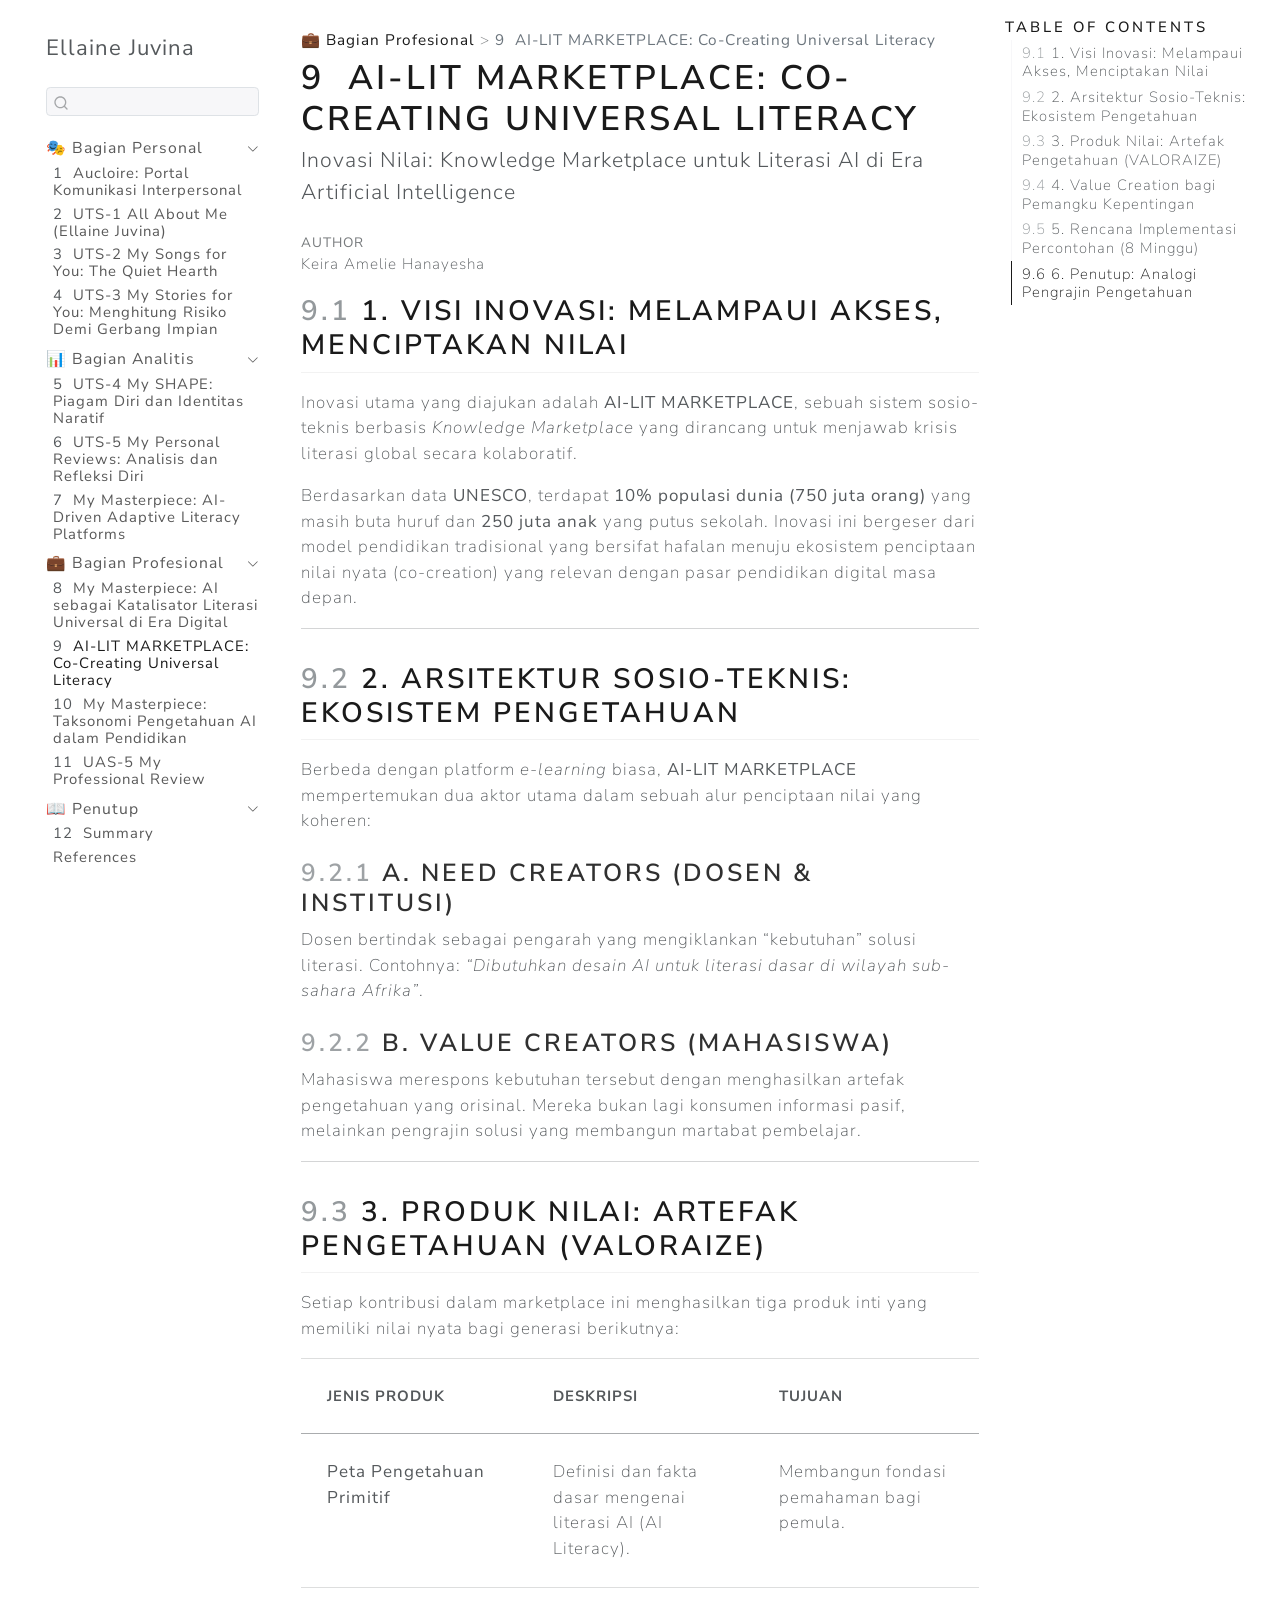
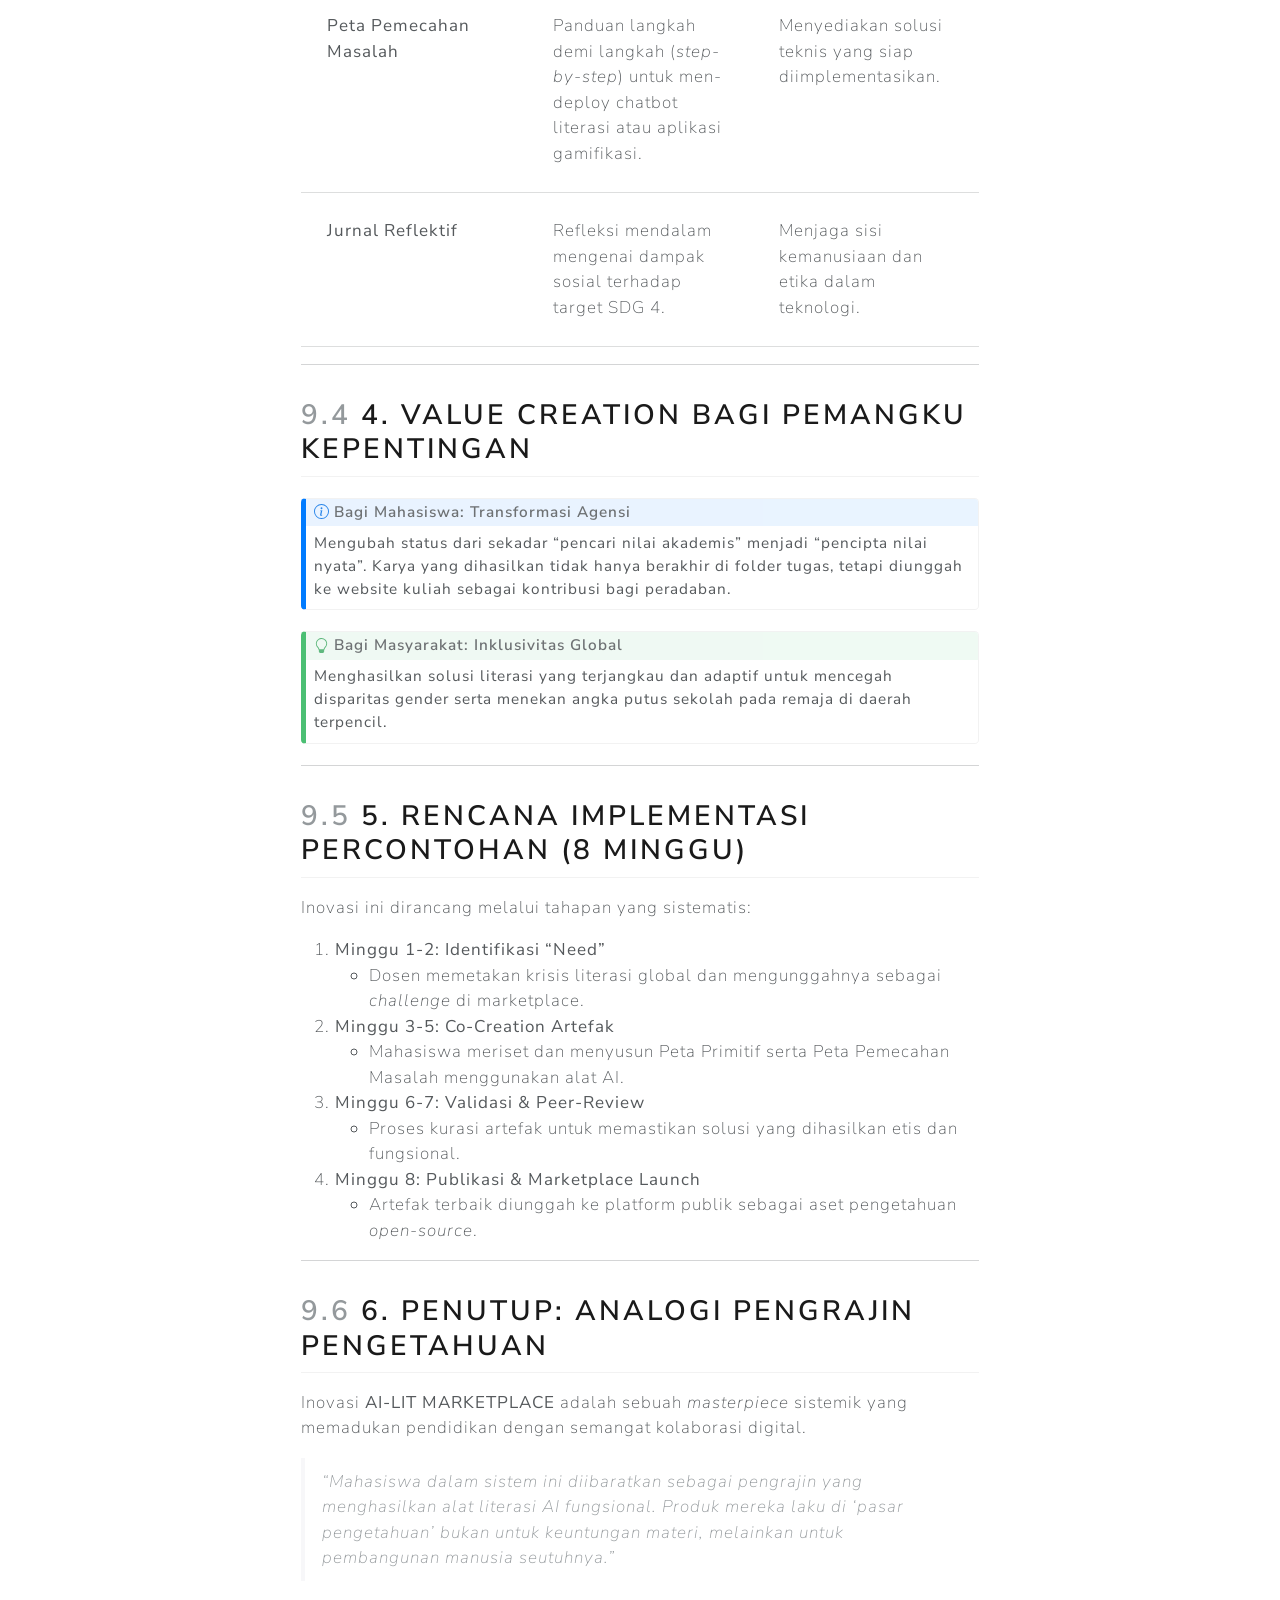
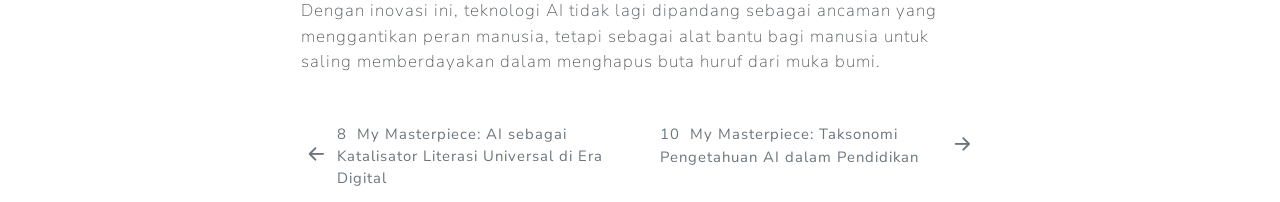
<file: docs/My_Innovations/index.html>
<!DOCTYPE html>
<html xmlns="http://www.w3.org/1999/xhtml" lang="en" xml:lang="en"><head>

<meta charset="utf-8">
<meta name="generator" content="quarto-1.8.26">

<meta name="viewport" content="width=device-width, initial-scale=1.0, user-scalable=yes">

<meta name="author" content="Keira Amelie Hanayesha">

<title>9&nbsp; AI-LIT MARKETPLACE: Co-Creating Universal Literacy – Ellaine Juvina</title>
<style>
code{white-space: pre-wrap;}
span.smallcaps{font-variant: small-caps;}
div.columns{display: flex; gap: min(4vw, 1.5em);}
div.column{flex: auto; overflow-x: auto;}
div.hanging-indent{margin-left: 1.5em; text-indent: -1.5em;}
ul.task-list{list-style: none;}
ul.task-list li input[type="checkbox"] {
  width: 0.8em;
  margin: 0 0.8em 0.2em -1em; /* quarto-specific, see https://github.com/quarto-dev/quarto-cli/issues/4556 */ 
  vertical-align: middle;
}
</style>


<script src="../site_libs/quarto-nav/quarto-nav.js"></script>
<script src="../site_libs/quarto-nav/headroom.min.js"></script>
<script src="../site_libs/clipboard/clipboard.min.js"></script>
<script src="../site_libs/quarto-search/autocomplete.umd.js"></script>
<script src="../site_libs/quarto-search/fuse.min.js"></script>
<script src="../site_libs/quarto-search/quarto-search.js"></script>
<meta name="quarto:offset" content="../">
<link href="../My_Knowledge/index.html" rel="next">
<link href="../My_Opinions/index.html" rel="prev">
<script src="../site_libs/quarto-html/quarto.js" type="module"></script>
<script src="../site_libs/quarto-html/tabsets/tabsets.js" type="module"></script>
<script src="../site_libs/quarto-html/axe/axe-check.js" type="module"></script>
<script src="../site_libs/quarto-html/popper.min.js"></script>
<script src="../site_libs/quarto-html/tippy.umd.min.js"></script>
<script src="../site_libs/quarto-html/anchor.min.js"></script>
<link href="../site_libs/quarto-html/tippy.css" rel="stylesheet">
<link href="../site_libs/quarto-html/quarto-syntax-highlighting-587c61ba64f3a5504c4d52d930310e48.css" rel="stylesheet" id="quarto-text-highlighting-styles">
<script src="../site_libs/bootstrap/bootstrap.min.js"></script>
<link href="../site_libs/bootstrap/bootstrap-icons.css" rel="stylesheet">
<link href="../site_libs/bootstrap/bootstrap-93c51ddfcfe3438eb9484847313be784.min.css" rel="stylesheet" append-hash="true" id="quarto-bootstrap" data-mode="light">
<script id="quarto-search-options" type="application/json">{
  "location": "sidebar",
  "copy-button": false,
  "collapse-after": 3,
  "panel-placement": "start",
  "type": "textbox",
  "limit": 50,
  "keyboard-shortcut": [
    "f",
    "/",
    "s"
  ],
  "show-item-context": false,
  "language": {
    "search-no-results-text": "No results",
    "search-matching-documents-text": "matching documents",
    "search-copy-link-title": "Copy link to search",
    "search-hide-matches-text": "Hide additional matches",
    "search-more-match-text": "more match in this document",
    "search-more-matches-text": "more matches in this document",
    "search-clear-button-title": "Clear",
    "search-text-placeholder": "",
    "search-detached-cancel-button-title": "Cancel",
    "search-submit-button-title": "Submit",
    "search-label": "Search"
  }
}</script>


</head>

<body class="nav-sidebar floating quarto-light">

<div id="quarto-search-results"></div>
  <header id="quarto-header" class="headroom fixed-top">
  <nav class="quarto-secondary-nav">
    <div class="container-fluid d-flex">
      <button type="button" class="quarto-btn-toggle btn" data-bs-toggle="collapse" role="button" data-bs-target=".quarto-sidebar-collapse-item" aria-controls="quarto-sidebar" aria-expanded="false" aria-label="Toggle sidebar navigation" onclick="if (window.quartoToggleHeadroom) { window.quartoToggleHeadroom(); }">
        <i class="bi bi-layout-text-sidebar-reverse"></i>
      </button>
        <nav class="quarto-page-breadcrumbs" aria-label="breadcrumb"><ol class="breadcrumb"><li class="breadcrumb-item"><a href="../My_Opinions/index.html">💼 Bagian Profesional</a></li><li class="breadcrumb-item"><a href="../My_Innovations/index.html"><span class="chapter-number">9</span>&nbsp; <span class="chapter-title">AI-LIT MARKETPLACE: Co-Creating Universal Literacy</span></a></li></ol></nav>
        <a class="flex-grow-1" role="navigation" data-bs-toggle="collapse" data-bs-target=".quarto-sidebar-collapse-item" aria-controls="quarto-sidebar" aria-expanded="false" aria-label="Toggle sidebar navigation" onclick="if (window.quartoToggleHeadroom) { window.quartoToggleHeadroom(); }">      
        </a>
      <button type="button" class="btn quarto-search-button" aria-label="Search" onclick="window.quartoOpenSearch();">
        <i class="bi bi-search"></i>
      </button>
    </div>
  </nav>
</header>
<!-- content -->
<div id="quarto-content" class="quarto-container page-columns page-rows-contents page-layout-article">
<!-- sidebar -->
  <nav id="quarto-sidebar" class="sidebar collapse collapse-horizontal quarto-sidebar-collapse-item sidebar-navigation floating overflow-auto">
    <div class="pt-lg-2 mt-2 text-left sidebar-header">
    <div class="sidebar-title mb-0 py-0">
      <a href="../">Ellaine Juvina</a> 
    </div>
      </div>
        <div class="mt-2 flex-shrink-0 align-items-center">
        <div class="sidebar-search">
        <div id="quarto-search" class="" title="Search"></div>
        </div>
        </div>
    <div class="sidebar-menu-container"> 
    <ul class="list-unstyled mt-1">
        <li class="sidebar-item sidebar-item-section">
      <div class="sidebar-item-container"> 
            <a class="sidebar-item-text sidebar-link text-start" data-bs-toggle="collapse" data-bs-target="#quarto-sidebar-section-1" role="navigation" aria-expanded="true">
 <span class="menu-text">🎭 Bagian Personal</span></a>
          <a class="sidebar-item-toggle text-start" data-bs-toggle="collapse" data-bs-target="#quarto-sidebar-section-1" role="navigation" aria-expanded="true" aria-label="Toggle section">
            <i class="bi bi-chevron-right ms-2"></i>
          </a> 
      </div>
      <ul id="quarto-sidebar-section-1" class="collapse list-unstyled sidebar-section depth1 show">  
          <li class="sidebar-item">
  <div class="sidebar-item-container"> 
  <a href="../index.html" class="sidebar-item-text sidebar-link">
 <span class="menu-text"><span class="chapter-number">1</span>&nbsp; <span class="chapter-title">Aucloire: Portal Komunikasi Interpersonal</span></span></a>
  </div>
</li>
          <li class="sidebar-item">
  <div class="sidebar-item-container"> 
  <a href="../intro.html" class="sidebar-item-text sidebar-link">
 <span class="menu-text"><span class="chapter-number">2</span>&nbsp; <span class="chapter-title">UTS-1 All About Me (Ellaine Juvina)</span></span></a>
  </div>
</li>
          <li class="sidebar-item">
  <div class="sidebar-item-container"> 
  <a href="../My_Song_for_You/index.html" class="sidebar-item-text sidebar-link">
 <span class="menu-text"><span class="chapter-number">3</span>&nbsp; <span class="chapter-title">UTS-2 My Songs for You: The Quiet Hearth</span></span></a>
  </div>
</li>
          <li class="sidebar-item">
  <div class="sidebar-item-container"> 
  <a href="../My_Stories_for_You/index.html" class="sidebar-item-text sidebar-link">
 <span class="menu-text"><span class="chapter-number">4</span>&nbsp; <span class="chapter-title">UTS-3 My Stories for You: Menghitung Risiko Demi Gerbang Impian</span></span></a>
  </div>
</li>
      </ul>
  </li>
        <li class="sidebar-item sidebar-item-section">
      <div class="sidebar-item-container"> 
            <a class="sidebar-item-text sidebar-link text-start" data-bs-toggle="collapse" data-bs-target="#quarto-sidebar-section-2" role="navigation" aria-expanded="true">
 <span class="menu-text">📊 Bagian Analitis</span></a>
          <a class="sidebar-item-toggle text-start" data-bs-toggle="collapse" data-bs-target="#quarto-sidebar-section-2" role="navigation" aria-expanded="true" aria-label="Toggle section">
            <i class="bi bi-chevron-right ms-2"></i>
          </a> 
      </div>
      <ul id="quarto-sidebar-section-2" class="collapse list-unstyled sidebar-section depth1 show">  
          <li class="sidebar-item">
  <div class="sidebar-item-container"> 
  <a href="../My_Shapes/index.html" class="sidebar-item-text sidebar-link">
 <span class="menu-text"><span class="chapter-number">5</span>&nbsp; <span class="chapter-title">UTS-4 My SHAPE: Piagam Diri dan Identitas Naratif</span></span></a>
  </div>
</li>
          <li class="sidebar-item">
  <div class="sidebar-item-container"> 
  <a href="../My_Personal_Reviews/index.html" class="sidebar-item-text sidebar-link">
 <span class="menu-text"><span class="chapter-number">6</span>&nbsp; <span class="chapter-title">UTS-5 My Personal Reviews: Analisis dan Refleksi Diri</span></span></a>
  </div>
</li>
          <li class="sidebar-item">
  <div class="sidebar-item-container"> 
  <a href="../My_Concepts/index.html" class="sidebar-item-text sidebar-link">
 <span class="menu-text"><span class="chapter-number">7</span>&nbsp; <span class="chapter-title">My Masterpiece: AI-Driven Adaptive Literacy Platforms</span></span></a>
  </div>
</li>
      </ul>
  </li>
        <li class="sidebar-item sidebar-item-section">
      <div class="sidebar-item-container"> 
            <a class="sidebar-item-text sidebar-link text-start" data-bs-toggle="collapse" data-bs-target="#quarto-sidebar-section-3" role="navigation" aria-expanded="true">
 <span class="menu-text">💼 Bagian Profesional</span></a>
          <a class="sidebar-item-toggle text-start" data-bs-toggle="collapse" data-bs-target="#quarto-sidebar-section-3" role="navigation" aria-expanded="true" aria-label="Toggle section">
            <i class="bi bi-chevron-right ms-2"></i>
          </a> 
      </div>
      <ul id="quarto-sidebar-section-3" class="collapse list-unstyled sidebar-section depth1 show">  
          <li class="sidebar-item">
  <div class="sidebar-item-container"> 
  <a href="../My_Opinions/index.html" class="sidebar-item-text sidebar-link">
 <span class="menu-text"><span class="chapter-number">8</span>&nbsp; <span class="chapter-title">My Masterpiece: AI sebagai Katalisator Literasi Universal di Era Digital</span></span></a>
  </div>
</li>
          <li class="sidebar-item">
  <div class="sidebar-item-container"> 
  <a href="../My_Innovations/index.html" class="sidebar-item-text sidebar-link active">
 <span class="menu-text"><span class="chapter-number">9</span>&nbsp; <span class="chapter-title">AI-LIT MARKETPLACE: Co-Creating Universal Literacy</span></span></a>
  </div>
</li>
          <li class="sidebar-item">
  <div class="sidebar-item-container"> 
  <a href="../My_Knowledge/index.html" class="sidebar-item-text sidebar-link">
 <span class="menu-text"><span class="chapter-number">10</span>&nbsp; <span class="chapter-title">My Masterpiece: Taksonomi Pengetahuan AI dalam Pendidikan</span></span></a>
  </div>
</li>
          <li class="sidebar-item">
  <div class="sidebar-item-container"> 
  <a href="../My_Professional_Reviews/index.html" class="sidebar-item-text sidebar-link">
 <span class="menu-text"><span class="chapter-number">11</span>&nbsp; <span class="chapter-title">UAS-5 My Professional Review</span></span></a>
  </div>
</li>
      </ul>
  </li>
        <li class="sidebar-item sidebar-item-section">
      <div class="sidebar-item-container"> 
            <a class="sidebar-item-text sidebar-link text-start" data-bs-toggle="collapse" data-bs-target="#quarto-sidebar-section-4" role="navigation" aria-expanded="true">
 <span class="menu-text">📖 Penutup</span></a>
          <a class="sidebar-item-toggle text-start" data-bs-toggle="collapse" data-bs-target="#quarto-sidebar-section-4" role="navigation" aria-expanded="true" aria-label="Toggle section">
            <i class="bi bi-chevron-right ms-2"></i>
          </a> 
      </div>
      <ul id="quarto-sidebar-section-4" class="collapse list-unstyled sidebar-section depth1 show">  
          <li class="sidebar-item">
  <div class="sidebar-item-container"> 
  <a href="../summary.html" class="sidebar-item-text sidebar-link">
 <span class="menu-text"><span class="chapter-number">12</span>&nbsp; <span class="chapter-title">Summary</span></span></a>
  </div>
</li>
          <li class="sidebar-item">
  <div class="sidebar-item-container"> 
  <a href="../references.html" class="sidebar-item-text sidebar-link">
 <span class="menu-text">References</span></a>
  </div>
</li>
      </ul>
  </li>
    </ul>
    </div>
</nav>
<div id="quarto-sidebar-glass" class="quarto-sidebar-collapse-item" data-bs-toggle="collapse" data-bs-target=".quarto-sidebar-collapse-item"></div>
<!-- margin-sidebar -->
    <div id="quarto-margin-sidebar" class="sidebar margin-sidebar">
        <nav id="TOC" role="doc-toc" class="toc-active">
    <h2 id="toc-title">Table of contents</h2>
   
  <ul>
  <li><a href="#visi-inovasi-melampaui-akses-menciptakan-nilai" id="toc-visi-inovasi-melampaui-akses-menciptakan-nilai" class="nav-link active" data-scroll-target="#visi-inovasi-melampaui-akses-menciptakan-nilai"><span class="header-section-number">9.1</span> 1. Visi Inovasi: Melampaui Akses, Menciptakan Nilai</a></li>
  <li><a href="#arsitektur-sosio-teknis-ekosistem-pengetahuan" id="toc-arsitektur-sosio-teknis-ekosistem-pengetahuan" class="nav-link" data-scroll-target="#arsitektur-sosio-teknis-ekosistem-pengetahuan"><span class="header-section-number">9.2</span> 2. Arsitektur Sosio-Teknis: Ekosistem Pengetahuan</a>
  <ul class="collapse">
  <li><a href="#a.-need-creators-dosen-institusi" id="toc-a.-need-creators-dosen-institusi" class="nav-link" data-scroll-target="#a.-need-creators-dosen-institusi"><span class="header-section-number">9.2.1</span> A. Need Creators (Dosen &amp; Institusi)</a></li>
  <li><a href="#b.-value-creators-mahasiswa" id="toc-b.-value-creators-mahasiswa" class="nav-link" data-scroll-target="#b.-value-creators-mahasiswa"><span class="header-section-number">9.2.2</span> B. Value Creators (Mahasiswa)</a></li>
  </ul></li>
  <li><a href="#produk-nilai-artefak-pengetahuan-valoraize" id="toc-produk-nilai-artefak-pengetahuan-valoraize" class="nav-link" data-scroll-target="#produk-nilai-artefak-pengetahuan-valoraize"><span class="header-section-number">9.3</span> 3. Produk Nilai: Artefak Pengetahuan (VALORAIZE)</a></li>
  <li><a href="#value-creation-bagi-pemangku-kepentingan" id="toc-value-creation-bagi-pemangku-kepentingan" class="nav-link" data-scroll-target="#value-creation-bagi-pemangku-kepentingan"><span class="header-section-number">9.4</span> 4. Value Creation bagi Pemangku Kepentingan</a></li>
  <li><a href="#rencana-implementasi-percontohan-8-minggu" id="toc-rencana-implementasi-percontohan-8-minggu" class="nav-link" data-scroll-target="#rencana-implementasi-percontohan-8-minggu"><span class="header-section-number">9.5</span> 5. Rencana Implementasi Percontohan (8 Minggu)</a></li>
  <li><a href="#penutup-analogi-pengrajin-pengetahuan" id="toc-penutup-analogi-pengrajin-pengetahuan" class="nav-link" data-scroll-target="#penutup-analogi-pengrajin-pengetahuan"><span class="header-section-number">9.6</span> 6. Penutup: Analogi Pengrajin Pengetahuan</a></li>
  </ul>
</nav>
    </div>
<!-- main -->
<main class="content" id="quarto-document-content">

<header id="title-block-header" class="quarto-title-block default"><nav class="quarto-page-breadcrumbs quarto-title-breadcrumbs d-none d-lg-block" aria-label="breadcrumb"><ol class="breadcrumb"><li class="breadcrumb-item"><a href="../My_Opinions/index.html">💼 Bagian Profesional</a></li><li class="breadcrumb-item"><a href="../My_Innovations/index.html"><span class="chapter-number">9</span>&nbsp; <span class="chapter-title">AI-LIT MARKETPLACE: Co-Creating Universal Literacy</span></a></li></ol></nav>
<div class="quarto-title">
<h1 class="title"><span class="chapter-number">9</span>&nbsp; <span class="chapter-title">AI-LIT MARKETPLACE: Co-Creating Universal Literacy</span></h1>
<p class="subtitle lead">Inovasi Nilai: Knowledge Marketplace untuk Literasi AI di Era Artificial Intelligence</p>
</div>



<div class="quarto-title-meta">

    <div>
    <div class="quarto-title-meta-heading">Author</div>
    <div class="quarto-title-meta-contents">
             <p>Keira Amelie Hanayesha </p>
          </div>
  </div>
    
  
    
  </div>
  


</header>


<section id="visi-inovasi-melampaui-akses-menciptakan-nilai" class="level2" data-number="9.1">
<h2 data-number="9.1" class="anchored" data-anchor-id="visi-inovasi-melampaui-akses-menciptakan-nilai"><span class="header-section-number">9.1</span> 1. Visi Inovasi: Melampaui Akses, Menciptakan Nilai</h2>
<p>Inovasi utama yang diajukan adalah <strong>AI-LIT MARKETPLACE</strong>, sebuah sistem sosio-teknis berbasis <em>Knowledge Marketplace</em> yang dirancang untuk menjawab krisis literasi global secara kolaboratif.</p>
<p>Berdasarkan data <strong>UNESCO</strong>, terdapat <strong>10% populasi dunia (750 juta orang)</strong> yang masih buta huruf dan <strong>250 juta anak</strong> yang putus sekolah. Inovasi ini bergeser dari model pendidikan tradisional yang bersifat hafalan menuju ekosistem penciptaan nilai nyata (co-creation) yang relevan dengan pasar pendidikan digital masa depan.</p>
<hr>
</section>
<section id="arsitektur-sosio-teknis-ekosistem-pengetahuan" class="level2" data-number="9.2">
<h2 data-number="9.2" class="anchored" data-anchor-id="arsitektur-sosio-teknis-ekosistem-pengetahuan"><span class="header-section-number">9.2</span> 2. Arsitektur Sosio-Teknis: Ekosistem Pengetahuan</h2>
<p>Berbeda dengan platform <em>e-learning</em> biasa, <strong>AI-LIT MARKETPLACE</strong> mempertemukan dua aktor utama dalam sebuah alur penciptaan nilai yang koheren:</p>
<section id="a.-need-creators-dosen-institusi" class="level3" data-number="9.2.1">
<h3 data-number="9.2.1" class="anchored" data-anchor-id="a.-need-creators-dosen-institusi"><span class="header-section-number">9.2.1</span> A. Need Creators (Dosen &amp; Institusi)</h3>
<p>Dosen bertindak sebagai pengarah yang mengiklankan “kebutuhan” solusi literasi. Contohnya: <em>“Dibutuhkan desain AI untuk literasi dasar di wilayah sub-sahara Afrika”</em>.</p>
</section>
<section id="b.-value-creators-mahasiswa" class="level3" data-number="9.2.2">
<h3 data-number="9.2.2" class="anchored" data-anchor-id="b.-value-creators-mahasiswa"><span class="header-section-number">9.2.2</span> B. Value Creators (Mahasiswa)</h3>
<p>Mahasiswa merespons kebutuhan tersebut dengan menghasilkan artefak pengetahuan yang orisinal. Mereka bukan lagi konsumen informasi pasif, melainkan pengrajin solusi yang membangun martabat pembelajar.</p>
<hr>
</section>
</section>
<section id="produk-nilai-artefak-pengetahuan-valoraize" class="level2" data-number="9.3">
<h2 data-number="9.3" class="anchored" data-anchor-id="produk-nilai-artefak-pengetahuan-valoraize"><span class="header-section-number">9.3</span> 3. Produk Nilai: Artefak Pengetahuan (VALORAIZE)</h2>
<p>Setiap kontribusi dalam marketplace ini menghasilkan tiga produk inti yang memiliki nilai nyata bagi generasi berikutnya:</p>
<table class="caption-top table">
<colgroup>
<col style="width: 33%">
<col style="width: 33%">
<col style="width: 33%">
</colgroup>
<thead>
<tr class="header">
<th style="text-align: left;">Jenis Produk</th>
<th style="text-align: left;">Deskripsi</th>
<th style="text-align: left;">Tujuan</th>
</tr>
</thead>
<tbody>
<tr class="odd">
<td style="text-align: left;"><strong>Peta Pengetahuan Primitif</strong></td>
<td style="text-align: left;">Definisi dan fakta dasar mengenai literasi AI (AI Literacy).</td>
<td style="text-align: left;">Membangun fondasi pemahaman bagi pemula.</td>
</tr>
<tr class="even">
<td style="text-align: left;"><strong>Peta Pemecahan Masalah</strong></td>
<td style="text-align: left;">Panduan langkah demi langkah (<em>step-by-step</em>) untuk men-deploy chatbot literasi atau aplikasi gamifikasi.</td>
<td style="text-align: left;">Menyediakan solusi teknis yang siap diimplementasikan.</td>
</tr>
<tr class="odd">
<td style="text-align: left;"><strong>Jurnal Reflektif</strong></td>
<td style="text-align: left;">Refleksi mendalam mengenai dampak sosial terhadap target SDG 4.</td>
<td style="text-align: left;">Menjaga sisi kemanusiaan dan etika dalam teknologi.</td>
</tr>
</tbody>
</table>
<hr>
</section>
<section id="value-creation-bagi-pemangku-kepentingan" class="level2" data-number="9.4">
<h2 data-number="9.4" class="anchored" data-anchor-id="value-creation-bagi-pemangku-kepentingan"><span class="header-section-number">9.4</span> 4. Value Creation bagi Pemangku Kepentingan</h2>
<div class="callout callout-style-default callout-note callout-titled">
<div class="callout-header d-flex align-content-center">
<div class="callout-icon-container">
<i class="callout-icon"></i>
</div>
<div class="callout-title-container flex-fill">
<span class="screen-reader-only">Note</span>Bagi Mahasiswa: Transformasi Agensi
</div>
</div>
<div class="callout-body-container callout-body">
<p>Mengubah status dari sekadar “pencari nilai akademis” menjadi “pencipta nilai nyata”. Karya yang dihasilkan tidak hanya berakhir di folder tugas, tetapi diunggah ke website kuliah sebagai kontribusi bagi peradaban.</p>
</div>
</div>
<div class="callout callout-style-default callout-tip callout-titled">
<div class="callout-header d-flex align-content-center">
<div class="callout-icon-container">
<i class="callout-icon"></i>
</div>
<div class="callout-title-container flex-fill">
<span class="screen-reader-only">Tip</span>Bagi Masyarakat: Inklusivitas Global
</div>
</div>
<div class="callout-body-container callout-body">
<p>Menghasilkan solusi literasi yang terjangkau dan adaptif untuk mencegah disparitas gender serta menekan angka putus sekolah pada remaja di daerah terpencil.</p>
</div>
</div>
<hr>
</section>
<section id="rencana-implementasi-percontohan-8-minggu" class="level2" data-number="9.5">
<h2 data-number="9.5" class="anchored" data-anchor-id="rencana-implementasi-percontohan-8-minggu"><span class="header-section-number">9.5</span> 5. Rencana Implementasi Percontohan (8 Minggu)</h2>
<p>Inovasi ini dirancang melalui tahapan yang sistematis:</p>
<ol type="1">
<li><strong>Minggu 1-2: Identifikasi “Need”</strong>
<ul>
<li>Dosen memetakan krisis literasi global dan mengunggahnya sebagai <em>challenge</em> di marketplace.</li>
</ul></li>
<li><strong>Minggu 3-5: Co-Creation Artefak</strong>
<ul>
<li>Mahasiswa meriset dan menyusun Peta Primitif serta Peta Pemecahan Masalah menggunakan alat AI.</li>
</ul></li>
<li><strong>Minggu 6-7: Validasi &amp; Peer-Review</strong>
<ul>
<li>Proses kurasi artefak untuk memastikan solusi yang dihasilkan etis dan fungsional.</li>
</ul></li>
<li><strong>Minggu 8: Publikasi &amp; Marketplace Launch</strong>
<ul>
<li>Artefak terbaik diunggah ke platform publik sebagai aset pengetahuan <em>open-source</em>.</li>
</ul></li>
</ol>
<hr>
</section>
<section id="penutup-analogi-pengrajin-pengetahuan" class="level2" data-number="9.6">
<h2 data-number="9.6" class="anchored" data-anchor-id="penutup-analogi-pengrajin-pengetahuan"><span class="header-section-number">9.6</span> 6. Penutup: Analogi Pengrajin Pengetahuan</h2>
<p>Inovasi <strong>AI-LIT MARKETPLACE</strong> adalah sebuah <em>masterpiece</em> sistemik yang memadukan pendidikan dengan semangat kolaborasi digital.</p>
<blockquote class="blockquote">
<p><em>“Mahasiswa dalam sistem ini diibaratkan sebagai pengrajin yang menghasilkan alat literasi AI fungsional. Produk mereka laku di ‘pasar pengetahuan’ bukan untuk keuntungan materi, melainkan untuk pembangunan manusia seutuhnya.”</em></p>
</blockquote>
<p>Dengan inovasi ini, teknologi AI tidak lagi dipandang sebagai ancaman yang menggantikan peran manusia, tetapi sebagai alat bantu bagi manusia untuk saling memberdayakan dalam menghapus buta huruf dari muka bumi.</p>


</section>

</main> <!-- /main -->
<script id="quarto-html-after-body" type="application/javascript">
  window.document.addEventListener("DOMContentLoaded", function (event) {
    const icon = "";
    const anchorJS = new window.AnchorJS();
    anchorJS.options = {
      placement: 'right',
      icon: icon
    };
    anchorJS.add('.anchored');
    const isCodeAnnotation = (el) => {
      for (const clz of el.classList) {
        if (clz.startsWith('code-annotation-')) {                     
          return true;
        }
      }
      return false;
    }
    const onCopySuccess = function(e) {
      // button target
      const button = e.trigger;
      // don't keep focus
      button.blur();
      // flash "checked"
      button.classList.add('code-copy-button-checked');
      var currentTitle = button.getAttribute("title");
      button.setAttribute("title", "Copied!");
      let tooltip;
      if (window.bootstrap) {
        button.setAttribute("data-bs-toggle", "tooltip");
        button.setAttribute("data-bs-placement", "left");
        button.setAttribute("data-bs-title", "Copied!");
        tooltip = new bootstrap.Tooltip(button, 
          { trigger: "manual", 
            customClass: "code-copy-button-tooltip",
            offset: [0, -8]});
        tooltip.show();    
      }
      setTimeout(function() {
        if (tooltip) {
          tooltip.hide();
          button.removeAttribute("data-bs-title");
          button.removeAttribute("data-bs-toggle");
          button.removeAttribute("data-bs-placement");
        }
        button.setAttribute("title", currentTitle);
        button.classList.remove('code-copy-button-checked');
      }, 1000);
      // clear code selection
      e.clearSelection();
    }
    const getTextToCopy = function(trigger) {
      const outerScaffold = trigger.parentElement.cloneNode(true);
      const codeEl = outerScaffold.querySelector('code');
      for (const childEl of codeEl.children) {
        if (isCodeAnnotation(childEl)) {
          childEl.remove();
        }
      }
      return codeEl.innerText;
    }
    const clipboard = new window.ClipboardJS('.code-copy-button:not([data-in-quarto-modal])', {
      text: getTextToCopy
    });
    clipboard.on('success', onCopySuccess);
    if (window.document.getElementById('quarto-embedded-source-code-modal')) {
      const clipboardModal = new window.ClipboardJS('.code-copy-button[data-in-quarto-modal]', {
        text: getTextToCopy,
        container: window.document.getElementById('quarto-embedded-source-code-modal')
      });
      clipboardModal.on('success', onCopySuccess);
    }
      var localhostRegex = new RegExp(/^(?:http|https):\/\/localhost\:?[0-9]*\//);
      var mailtoRegex = new RegExp(/^mailto:/);
        var filterRegex = new RegExp('/' + window.location.host + '/');
      var isInternal = (href) => {
          return filterRegex.test(href) || localhostRegex.test(href) || mailtoRegex.test(href);
      }
      // Inspect non-navigation links and adorn them if external
     var links = window.document.querySelectorAll('a[href]:not(.nav-link):not(.navbar-brand):not(.toc-action):not(.sidebar-link):not(.sidebar-item-toggle):not(.pagination-link):not(.no-external):not([aria-hidden]):not(.dropdown-item):not(.quarto-navigation-tool):not(.about-link)');
      for (var i=0; i<links.length; i++) {
        const link = links[i];
        if (!isInternal(link.href)) {
          // undo the damage that might have been done by quarto-nav.js in the case of
          // links that we want to consider external
          if (link.dataset.originalHref !== undefined) {
            link.href = link.dataset.originalHref;
          }
        }
      }
    function tippyHover(el, contentFn, onTriggerFn, onUntriggerFn) {
      const config = {
        allowHTML: true,
        maxWidth: 500,
        delay: 100,
        arrow: false,
        appendTo: function(el) {
            return el.parentElement;
        },
        interactive: true,
        interactiveBorder: 10,
        theme: 'quarto',
        placement: 'bottom-start',
      };
      if (contentFn) {
        config.content = contentFn;
      }
      if (onTriggerFn) {
        config.onTrigger = onTriggerFn;
      }
      if (onUntriggerFn) {
        config.onUntrigger = onUntriggerFn;
      }
      window.tippy(el, config); 
    }
    const noterefs = window.document.querySelectorAll('a[role="doc-noteref"]');
    for (var i=0; i<noterefs.length; i++) {
      const ref = noterefs[i];
      tippyHover(ref, function() {
        // use id or data attribute instead here
        let href = ref.getAttribute('data-footnote-href') || ref.getAttribute('href');
        try { href = new URL(href).hash; } catch {}
        const id = href.replace(/^#\/?/, "");
        const note = window.document.getElementById(id);
        if (note) {
          return note.innerHTML;
        } else {
          return "";
        }
      });
    }
    const xrefs = window.document.querySelectorAll('a.quarto-xref');
    const processXRef = (id, note) => {
      // Strip column container classes
      const stripColumnClz = (el) => {
        el.classList.remove("page-full", "page-columns");
        if (el.children) {
          for (const child of el.children) {
            stripColumnClz(child);
          }
        }
      }
      stripColumnClz(note)
      if (id === null || id.startsWith('sec-')) {
        // Special case sections, only their first couple elements
        const container = document.createElement("div");
        if (note.children && note.children.length > 2) {
          container.appendChild(note.children[0].cloneNode(true));
          for (let i = 1; i < note.children.length; i++) {
            const child = note.children[i];
            if (child.tagName === "P" && child.innerText === "") {
              continue;
            } else {
              container.appendChild(child.cloneNode(true));
              break;
            }
          }
          if (window.Quarto?.typesetMath) {
            window.Quarto.typesetMath(container);
          }
          return container.innerHTML
        } else {
          if (window.Quarto?.typesetMath) {
            window.Quarto.typesetMath(note);
          }
          return note.innerHTML;
        }
      } else {
        // Remove any anchor links if they are present
        const anchorLink = note.querySelector('a.anchorjs-link');
        if (anchorLink) {
          anchorLink.remove();
        }
        if (window.Quarto?.typesetMath) {
          window.Quarto.typesetMath(note);
        }
        if (note.classList.contains("callout")) {
          return note.outerHTML;
        } else {
          return note.innerHTML;
        }
      }
    }
    for (var i=0; i<xrefs.length; i++) {
      const xref = xrefs[i];
      tippyHover(xref, undefined, function(instance) {
        instance.disable();
        let url = xref.getAttribute('href');
        let hash = undefined; 
        if (url.startsWith('#')) {
          hash = url;
        } else {
          try { hash = new URL(url).hash; } catch {}
        }
        if (hash) {
          const id = hash.replace(/^#\/?/, "");
          const note = window.document.getElementById(id);
          if (note !== null) {
            try {
              const html = processXRef(id, note.cloneNode(true));
              instance.setContent(html);
            } finally {
              instance.enable();
              instance.show();
            }
          } else {
            // See if we can fetch this
            fetch(url.split('#')[0])
            .then(res => res.text())
            .then(html => {
              const parser = new DOMParser();
              const htmlDoc = parser.parseFromString(html, "text/html");
              const note = htmlDoc.getElementById(id);
              if (note !== null) {
                const html = processXRef(id, note);
                instance.setContent(html);
              } 
            }).finally(() => {
              instance.enable();
              instance.show();
            });
          }
        } else {
          // See if we can fetch a full url (with no hash to target)
          // This is a special case and we should probably do some content thinning / targeting
          fetch(url)
          .then(res => res.text())
          .then(html => {
            const parser = new DOMParser();
            const htmlDoc = parser.parseFromString(html, "text/html");
            const note = htmlDoc.querySelector('main.content');
            if (note !== null) {
              // This should only happen for chapter cross references
              // (since there is no id in the URL)
              // remove the first header
              if (note.children.length > 0 && note.children[0].tagName === "HEADER") {
                note.children[0].remove();
              }
              const html = processXRef(null, note);
              instance.setContent(html);
            } 
          }).finally(() => {
            instance.enable();
            instance.show();
          });
        }
      }, function(instance) {
      });
    }
        let selectedAnnoteEl;
        const selectorForAnnotation = ( cell, annotation) => {
          let cellAttr = 'data-code-cell="' + cell + '"';
          let lineAttr = 'data-code-annotation="' +  annotation + '"';
          const selector = 'span[' + cellAttr + '][' + lineAttr + ']';
          return selector;
        }
        const selectCodeLines = (annoteEl) => {
          const doc = window.document;
          const targetCell = annoteEl.getAttribute("data-target-cell");
          const targetAnnotation = annoteEl.getAttribute("data-target-annotation");
          const annoteSpan = window.document.querySelector(selectorForAnnotation(targetCell, targetAnnotation));
          const lines = annoteSpan.getAttribute("data-code-lines").split(",");
          const lineIds = lines.map((line) => {
            return targetCell + "-" + line;
          })
          let top = null;
          let height = null;
          let parent = null;
          if (lineIds.length > 0) {
              //compute the position of the single el (top and bottom and make a div)
              const el = window.document.getElementById(lineIds[0]);
              top = el.offsetTop;
              height = el.offsetHeight;
              parent = el.parentElement.parentElement;
            if (lineIds.length > 1) {
              const lastEl = window.document.getElementById(lineIds[lineIds.length - 1]);
              const bottom = lastEl.offsetTop + lastEl.offsetHeight;
              height = bottom - top;
            }
            if (top !== null && height !== null && parent !== null) {
              // cook up a div (if necessary) and position it 
              let div = window.document.getElementById("code-annotation-line-highlight");
              if (div === null) {
                div = window.document.createElement("div");
                div.setAttribute("id", "code-annotation-line-highlight");
                div.style.position = 'absolute';
                parent.appendChild(div);
              }
              div.style.top = top - 2 + "px";
              div.style.height = height + 4 + "px";
              div.style.left = 0;
              let gutterDiv = window.document.getElementById("code-annotation-line-highlight-gutter");
              if (gutterDiv === null) {
                gutterDiv = window.document.createElement("div");
                gutterDiv.setAttribute("id", "code-annotation-line-highlight-gutter");
                gutterDiv.style.position = 'absolute';
                const codeCell = window.document.getElementById(targetCell);
                const gutter = codeCell.querySelector('.code-annotation-gutter');
                gutter.appendChild(gutterDiv);
              }
              gutterDiv.style.top = top - 2 + "px";
              gutterDiv.style.height = height + 4 + "px";
            }
            selectedAnnoteEl = annoteEl;
          }
        };
        const unselectCodeLines = () => {
          const elementsIds = ["code-annotation-line-highlight", "code-annotation-line-highlight-gutter"];
          elementsIds.forEach((elId) => {
            const div = window.document.getElementById(elId);
            if (div) {
              div.remove();
            }
          });
          selectedAnnoteEl = undefined;
        };
          // Handle positioning of the toggle
      window.addEventListener(
        "resize",
        throttle(() => {
          elRect = undefined;
          if (selectedAnnoteEl) {
            selectCodeLines(selectedAnnoteEl);
          }
        }, 10)
      );
      function throttle(fn, ms) {
      let throttle = false;
      let timer;
        return (...args) => {
          if(!throttle) { // first call gets through
              fn.apply(this, args);
              throttle = true;
          } else { // all the others get throttled
              if(timer) clearTimeout(timer); // cancel #2
              timer = setTimeout(() => {
                fn.apply(this, args);
                timer = throttle = false;
              }, ms);
          }
        };
      }
        // Attach click handler to the DT
        const annoteDls = window.document.querySelectorAll('dt[data-target-cell]');
        for (const annoteDlNode of annoteDls) {
          annoteDlNode.addEventListener('click', (event) => {
            const clickedEl = event.target;
            if (clickedEl !== selectedAnnoteEl) {
              unselectCodeLines();
              const activeEl = window.document.querySelector('dt[data-target-cell].code-annotation-active');
              if (activeEl) {
                activeEl.classList.remove('code-annotation-active');
              }
              selectCodeLines(clickedEl);
              clickedEl.classList.add('code-annotation-active');
            } else {
              // Unselect the line
              unselectCodeLines();
              clickedEl.classList.remove('code-annotation-active');
            }
          });
        }
    const findCites = (el) => {
      const parentEl = el.parentElement;
      if (parentEl) {
        const cites = parentEl.dataset.cites;
        if (cites) {
          return {
            el,
            cites: cites.split(' ')
          };
        } else {
          return findCites(el.parentElement)
        }
      } else {
        return undefined;
      }
    };
    var bibliorefs = window.document.querySelectorAll('a[role="doc-biblioref"]');
    for (var i=0; i<bibliorefs.length; i++) {
      const ref = bibliorefs[i];
      const citeInfo = findCites(ref);
      if (citeInfo) {
        tippyHover(citeInfo.el, function() {
          var popup = window.document.createElement('div');
          citeInfo.cites.forEach(function(cite) {
            var citeDiv = window.document.createElement('div');
            citeDiv.classList.add('hanging-indent');
            citeDiv.classList.add('csl-entry');
            var biblioDiv = window.document.getElementById('ref-' + cite);
            if (biblioDiv) {
              citeDiv.innerHTML = biblioDiv.innerHTML;
            }
            popup.appendChild(citeDiv);
          });
          return popup.innerHTML;
        });
      }
    }
  });
  </script>
<nav class="page-navigation">
  <div class="nav-page nav-page-previous">
      <a href="../My_Opinions/index.html" class="pagination-link" aria-label="My Masterpiece: AI sebagai Katalisator Literasi Universal di Era Digital">
        <i class="bi bi-arrow-left-short"></i> <span class="nav-page-text"><span class="chapter-number">8</span>&nbsp; <span class="chapter-title">My Masterpiece: AI sebagai Katalisator Literasi Universal di Era Digital</span></span>
      </a>          
  </div>
  <div class="nav-page nav-page-next">
      <a href="../My_Knowledge/index.html" class="pagination-link" aria-label="My Masterpiece: Taksonomi Pengetahuan AI dalam Pendidikan">
        <span class="nav-page-text"><span class="chapter-number">10</span>&nbsp; <span class="chapter-title">My Masterpiece: Taksonomi Pengetahuan AI dalam Pendidikan</span></span> <i class="bi bi-arrow-right-short"></i>
      </a>
  </div>
</nav>
</div> <!-- /content -->




</body></html>
</file>
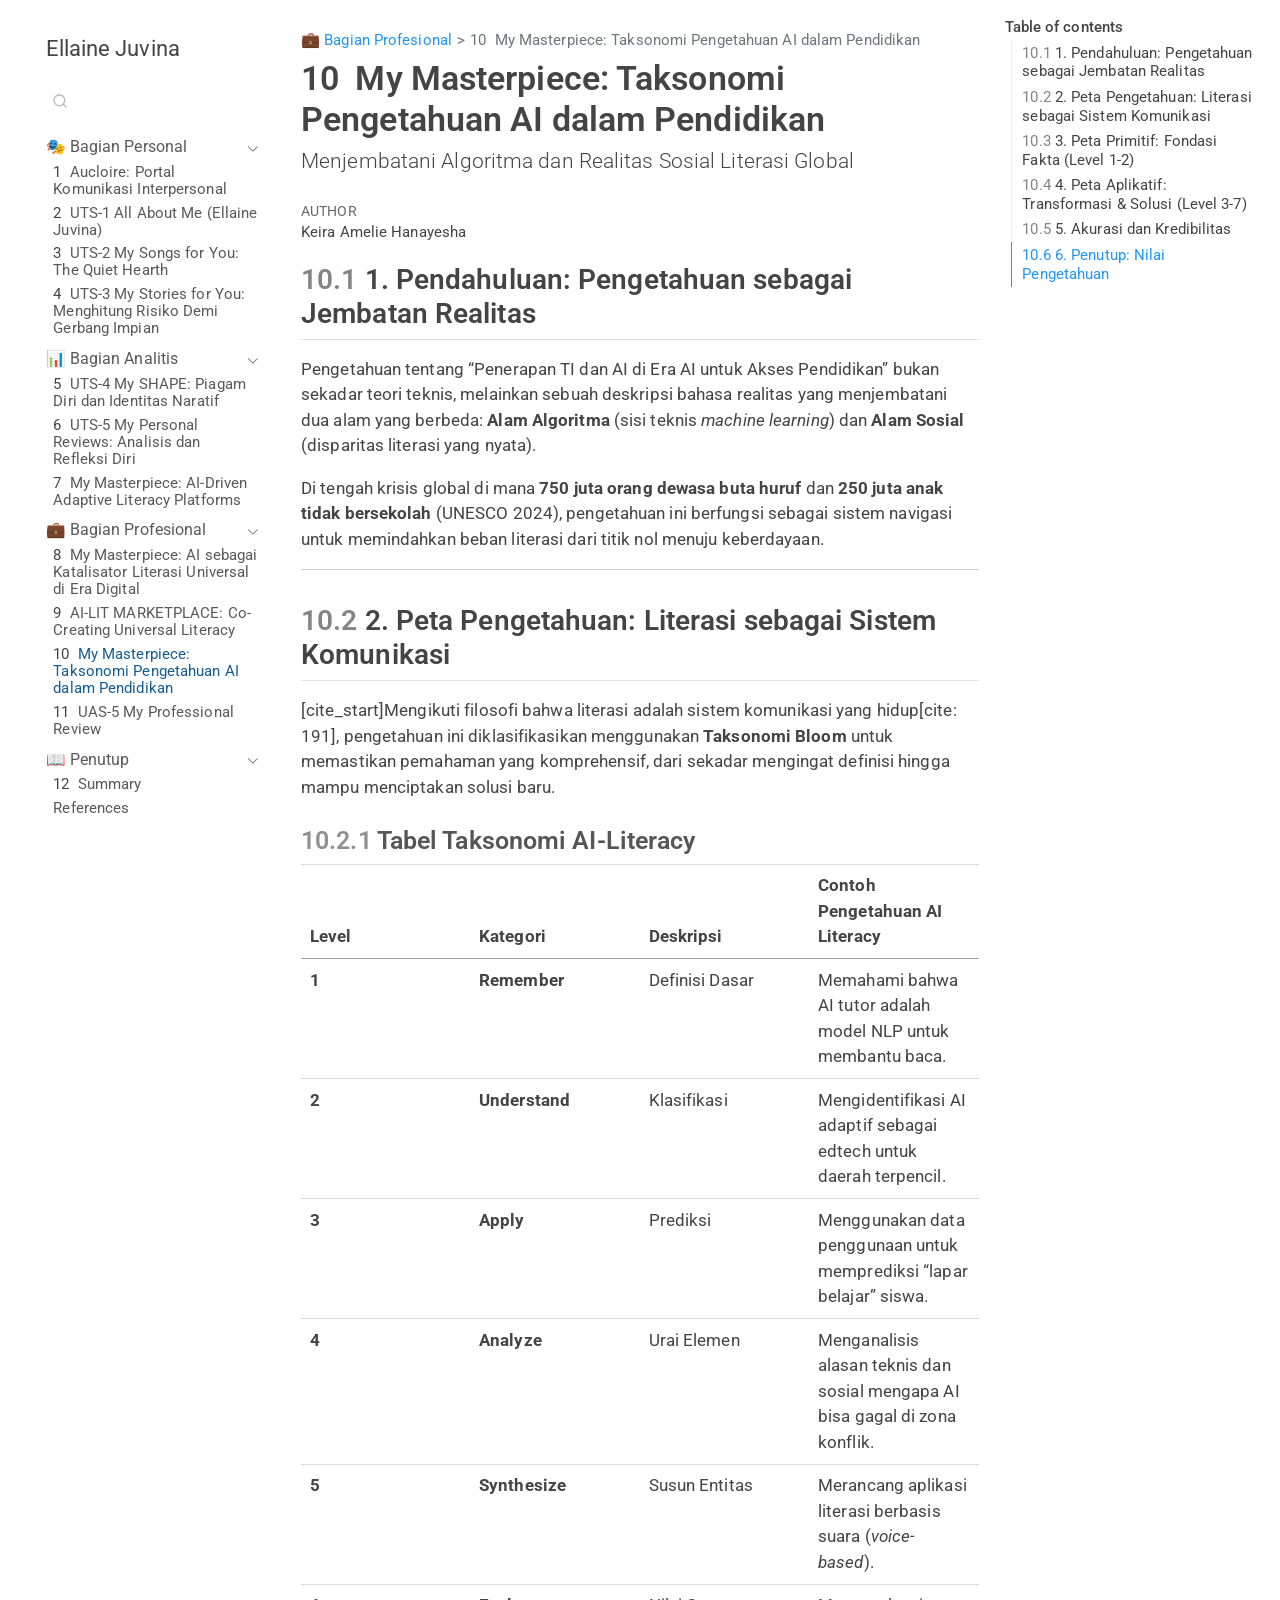
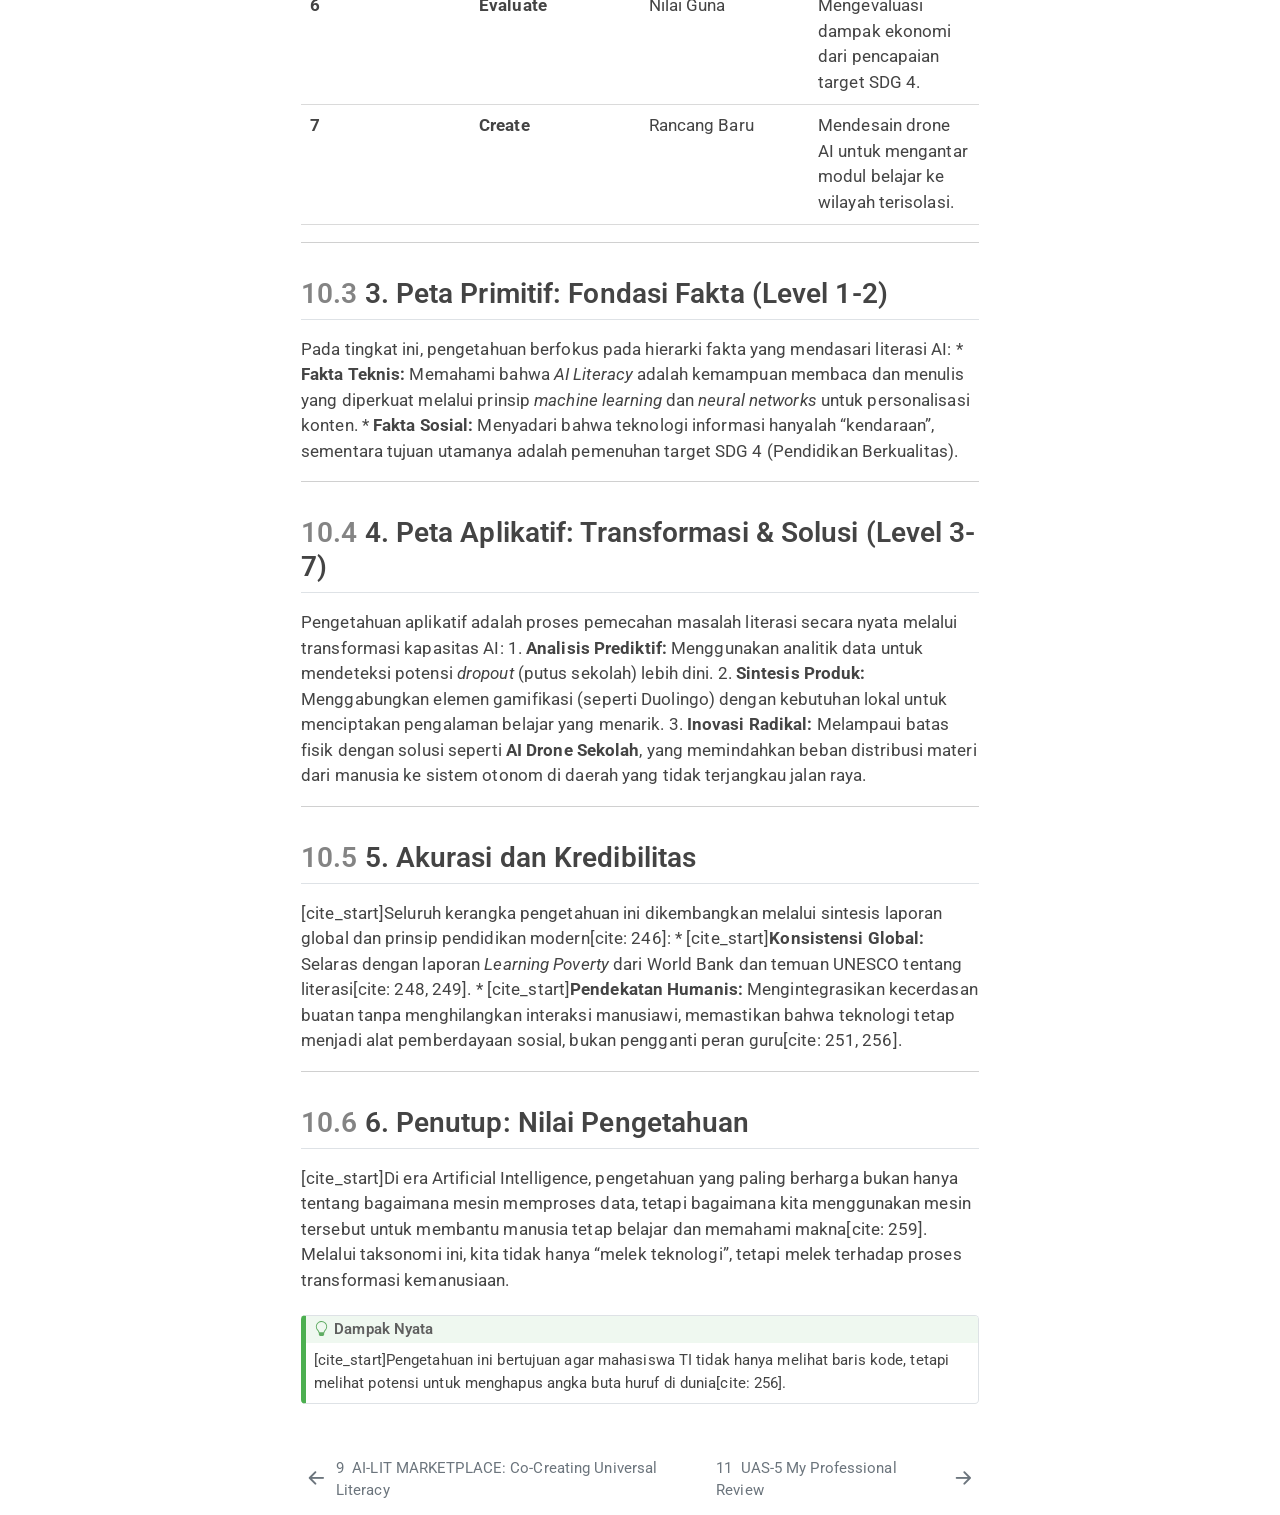
<file: docs/My_Knowledge/index.html>
<!DOCTYPE html>
<html xmlns="http://www.w3.org/1999/xhtml" lang="en" xml:lang="en"><head>

<meta charset="utf-8">
<meta name="generator" content="quarto-1.8.26">

<meta name="viewport" content="width=device-width, initial-scale=1.0, user-scalable=yes">

<meta name="author" content="Keira Amelie Hanayesha">

<title>10&nbsp; My Masterpiece: Taksonomi Pengetahuan AI dalam Pendidikan – Ellaine Juvina</title>
<style>
code{white-space: pre-wrap;}
span.smallcaps{font-variant: small-caps;}
div.columns{display: flex; gap: min(4vw, 1.5em);}
div.column{flex: auto; overflow-x: auto;}
div.hanging-indent{margin-left: 1.5em; text-indent: -1.5em;}
ul.task-list{list-style: none;}
ul.task-list li input[type="checkbox"] {
  width: 0.8em;
  margin: 0 0.8em 0.2em -1em; /* quarto-specific, see https://github.com/quarto-dev/quarto-cli/issues/4556 */ 
  vertical-align: middle;
}
</style>


<script src="../site_libs/quarto-nav/quarto-nav.js"></script>
<script src="../site_libs/quarto-nav/headroom.min.js"></script>
<script src="../site_libs/clipboard/clipboard.min.js"></script>
<script src="../site_libs/quarto-search/autocomplete.umd.js"></script>
<script src="../site_libs/quarto-search/fuse.min.js"></script>
<script src="../site_libs/quarto-search/quarto-search.js"></script>
<meta name="quarto:offset" content="../">
<link href="../My_Professional_Reviews/index.html" rel="next">
<link href="../My_Innovations/index.html" rel="prev">
<script src="../site_libs/quarto-html/quarto.js" type="module"></script>
<script src="../site_libs/quarto-html/tabsets/tabsets.js" type="module"></script>
<script src="../site_libs/quarto-html/axe/axe-check.js" type="module"></script>
<script src="../site_libs/quarto-html/popper.min.js"></script>
<script src="../site_libs/quarto-html/tippy.umd.min.js"></script>
<script src="../site_libs/quarto-html/anchor.min.js"></script>
<link href="../site_libs/quarto-html/tippy.css" rel="stylesheet">
<link href="../site_libs/quarto-html/quarto-syntax-highlighting-587c61ba64f3a5504c4d52d930310e48.css" rel="stylesheet" id="quarto-text-highlighting-styles">
<script src="../site_libs/bootstrap/bootstrap.min.js"></script>
<link href="../site_libs/bootstrap/bootstrap-icons.css" rel="stylesheet">
<link href="../site_libs/bootstrap/bootstrap-32904eebd7451888703859f0e0779981.min.css" rel="stylesheet" append-hash="true" id="quarto-bootstrap" data-mode="light">
<script id="quarto-search-options" type="application/json">{
  "location": "sidebar",
  "copy-button": false,
  "collapse-after": 3,
  "panel-placement": "start",
  "type": "textbox",
  "limit": 50,
  "keyboard-shortcut": [
    "f",
    "/",
    "s"
  ],
  "show-item-context": false,
  "language": {
    "search-no-results-text": "No results",
    "search-matching-documents-text": "matching documents",
    "search-copy-link-title": "Copy link to search",
    "search-hide-matches-text": "Hide additional matches",
    "search-more-match-text": "more match in this document",
    "search-more-matches-text": "more matches in this document",
    "search-clear-button-title": "Clear",
    "search-text-placeholder": "",
    "search-detached-cancel-button-title": "Cancel",
    "search-submit-button-title": "Submit",
    "search-label": "Search"
  }
}</script>


</head>

<body class="nav-sidebar floating quarto-light">

<div id="quarto-search-results"></div>
  <header id="quarto-header" class="headroom fixed-top">
  <nav class="quarto-secondary-nav">
    <div class="container-fluid d-flex">
      <button type="button" class="quarto-btn-toggle btn" data-bs-toggle="collapse" role="button" data-bs-target=".quarto-sidebar-collapse-item" aria-controls="quarto-sidebar" aria-expanded="false" aria-label="Toggle sidebar navigation" onclick="if (window.quartoToggleHeadroom) { window.quartoToggleHeadroom(); }">
        <i class="bi bi-layout-text-sidebar-reverse"></i>
      </button>
        <nav class="quarto-page-breadcrumbs" aria-label="breadcrumb"><ol class="breadcrumb"><li class="breadcrumb-item"><a href="../My_Opinions/index.html">💼 Bagian Profesional</a></li><li class="breadcrumb-item"><a href="../My_Knowledge/index.html"><span class="chapter-number">10</span>&nbsp; <span class="chapter-title">My Masterpiece: Taksonomi Pengetahuan AI dalam Pendidikan</span></a></li></ol></nav>
        <a class="flex-grow-1" role="navigation" data-bs-toggle="collapse" data-bs-target=".quarto-sidebar-collapse-item" aria-controls="quarto-sidebar" aria-expanded="false" aria-label="Toggle sidebar navigation" onclick="if (window.quartoToggleHeadroom) { window.quartoToggleHeadroom(); }">      
        </a>
      <button type="button" class="btn quarto-search-button" aria-label="Search" onclick="window.quartoOpenSearch();">
        <i class="bi bi-search"></i>
      </button>
    </div>
  </nav>
</header>
<!-- content -->
<div id="quarto-content" class="quarto-container page-columns page-rows-contents page-layout-article">
<!-- sidebar -->
  <nav id="quarto-sidebar" class="sidebar collapse collapse-horizontal quarto-sidebar-collapse-item sidebar-navigation floating overflow-auto">
    <div class="pt-lg-2 mt-2 text-left sidebar-header">
    <div class="sidebar-title mb-0 py-0">
      <a href="../">Ellaine Juvina</a> 
    </div>
      </div>
        <div class="mt-2 flex-shrink-0 align-items-center">
        <div class="sidebar-search">
        <div id="quarto-search" class="" title="Search"></div>
        </div>
        </div>
    <div class="sidebar-menu-container"> 
    <ul class="list-unstyled mt-1">
        <li class="sidebar-item sidebar-item-section">
      <div class="sidebar-item-container"> 
            <a class="sidebar-item-text sidebar-link text-start" data-bs-toggle="collapse" data-bs-target="#quarto-sidebar-section-1" role="navigation" aria-expanded="true">
 <span class="menu-text">🎭 Bagian Personal</span></a>
          <a class="sidebar-item-toggle text-start" data-bs-toggle="collapse" data-bs-target="#quarto-sidebar-section-1" role="navigation" aria-expanded="true" aria-label="Toggle section">
            <i class="bi bi-chevron-right ms-2"></i>
          </a> 
      </div>
      <ul id="quarto-sidebar-section-1" class="collapse list-unstyled sidebar-section depth1 show">  
          <li class="sidebar-item">
  <div class="sidebar-item-container"> 
  <a href="../index.html" class="sidebar-item-text sidebar-link">
 <span class="menu-text"><span class="chapter-number">1</span>&nbsp; <span class="chapter-title">Aucloire: Portal Komunikasi Interpersonal</span></span></a>
  </div>
</li>
          <li class="sidebar-item">
  <div class="sidebar-item-container"> 
  <a href="../intro.html" class="sidebar-item-text sidebar-link">
 <span class="menu-text"><span class="chapter-number">2</span>&nbsp; <span class="chapter-title">UTS-1 All About Me (Ellaine Juvina)</span></span></a>
  </div>
</li>
          <li class="sidebar-item">
  <div class="sidebar-item-container"> 
  <a href="../My_Song_for_You/index.html" class="sidebar-item-text sidebar-link">
 <span class="menu-text"><span class="chapter-number">3</span>&nbsp; <span class="chapter-title">UTS-2 My Songs for You: The Quiet Hearth</span></span></a>
  </div>
</li>
          <li class="sidebar-item">
  <div class="sidebar-item-container"> 
  <a href="../My_Stories_for_You/index.html" class="sidebar-item-text sidebar-link">
 <span class="menu-text"><span class="chapter-number">4</span>&nbsp; <span class="chapter-title">UTS-3 My Stories for You: Menghitung Risiko Demi Gerbang Impian</span></span></a>
  </div>
</li>
      </ul>
  </li>
        <li class="sidebar-item sidebar-item-section">
      <div class="sidebar-item-container"> 
            <a class="sidebar-item-text sidebar-link text-start" data-bs-toggle="collapse" data-bs-target="#quarto-sidebar-section-2" role="navigation" aria-expanded="true">
 <span class="menu-text">📊 Bagian Analitis</span></a>
          <a class="sidebar-item-toggle text-start" data-bs-toggle="collapse" data-bs-target="#quarto-sidebar-section-2" role="navigation" aria-expanded="true" aria-label="Toggle section">
            <i class="bi bi-chevron-right ms-2"></i>
          </a> 
      </div>
      <ul id="quarto-sidebar-section-2" class="collapse list-unstyled sidebar-section depth1 show">  
          <li class="sidebar-item">
  <div class="sidebar-item-container"> 
  <a href="../My_Shapes/index.html" class="sidebar-item-text sidebar-link">
 <span class="menu-text"><span class="chapter-number">5</span>&nbsp; <span class="chapter-title">UTS-4 My SHAPE: Piagam Diri dan Identitas Naratif</span></span></a>
  </div>
</li>
          <li class="sidebar-item">
  <div class="sidebar-item-container"> 
  <a href="../My_Personal_Reviews/index.html" class="sidebar-item-text sidebar-link">
 <span class="menu-text"><span class="chapter-number">6</span>&nbsp; <span class="chapter-title">UTS-5 My Personal Reviews: Analisis dan Refleksi Diri</span></span></a>
  </div>
</li>
          <li class="sidebar-item">
  <div class="sidebar-item-container"> 
  <a href="../My_Concepts/index.html" class="sidebar-item-text sidebar-link">
 <span class="menu-text"><span class="chapter-number">7</span>&nbsp; <span class="chapter-title">My Masterpiece: AI-Driven Adaptive Literacy Platforms</span></span></a>
  </div>
</li>
      </ul>
  </li>
        <li class="sidebar-item sidebar-item-section">
      <div class="sidebar-item-container"> 
            <a class="sidebar-item-text sidebar-link text-start" data-bs-toggle="collapse" data-bs-target="#quarto-sidebar-section-3" role="navigation" aria-expanded="true">
 <span class="menu-text">💼 Bagian Profesional</span></a>
          <a class="sidebar-item-toggle text-start" data-bs-toggle="collapse" data-bs-target="#quarto-sidebar-section-3" role="navigation" aria-expanded="true" aria-label="Toggle section">
            <i class="bi bi-chevron-right ms-2"></i>
          </a> 
      </div>
      <ul id="quarto-sidebar-section-3" class="collapse list-unstyled sidebar-section depth1 show">  
          <li class="sidebar-item">
  <div class="sidebar-item-container"> 
  <a href="../My_Opinions/index.html" class="sidebar-item-text sidebar-link">
 <span class="menu-text"><span class="chapter-number">8</span>&nbsp; <span class="chapter-title">My Masterpiece: AI sebagai Katalisator Literasi Universal di Era Digital</span></span></a>
  </div>
</li>
          <li class="sidebar-item">
  <div class="sidebar-item-container"> 
  <a href="../My_Innovations/index.html" class="sidebar-item-text sidebar-link">
 <span class="menu-text"><span class="chapter-number">9</span>&nbsp; <span class="chapter-title">AI-LIT MARKETPLACE: Co-Creating Universal Literacy</span></span></a>
  </div>
</li>
          <li class="sidebar-item">
  <div class="sidebar-item-container"> 
  <a href="../My_Knowledge/index.html" class="sidebar-item-text sidebar-link active">
 <span class="menu-text"><span class="chapter-number">10</span>&nbsp; <span class="chapter-title">My Masterpiece: Taksonomi Pengetahuan AI dalam Pendidikan</span></span></a>
  </div>
</li>
          <li class="sidebar-item">
  <div class="sidebar-item-container"> 
  <a href="../My_Professional_Reviews/index.html" class="sidebar-item-text sidebar-link">
 <span class="menu-text"><span class="chapter-number">11</span>&nbsp; <span class="chapter-title">UAS-5 My Professional Review</span></span></a>
  </div>
</li>
      </ul>
  </li>
        <li class="sidebar-item sidebar-item-section">
      <div class="sidebar-item-container"> 
            <a class="sidebar-item-text sidebar-link text-start" data-bs-toggle="collapse" data-bs-target="#quarto-sidebar-section-4" role="navigation" aria-expanded="true">
 <span class="menu-text">📖 Penutup</span></a>
          <a class="sidebar-item-toggle text-start" data-bs-toggle="collapse" data-bs-target="#quarto-sidebar-section-4" role="navigation" aria-expanded="true" aria-label="Toggle section">
            <i class="bi bi-chevron-right ms-2"></i>
          </a> 
      </div>
      <ul id="quarto-sidebar-section-4" class="collapse list-unstyled sidebar-section depth1 show">  
          <li class="sidebar-item">
  <div class="sidebar-item-container"> 
  <a href="../summary.html" class="sidebar-item-text sidebar-link">
 <span class="menu-text"><span class="chapter-number">12</span>&nbsp; <span class="chapter-title">Summary</span></span></a>
  </div>
</li>
          <li class="sidebar-item">
  <div class="sidebar-item-container"> 
  <a href="../references.html" class="sidebar-item-text sidebar-link">
 <span class="menu-text">References</span></a>
  </div>
</li>
      </ul>
  </li>
    </ul>
    </div>
</nav>
<div id="quarto-sidebar-glass" class="quarto-sidebar-collapse-item" data-bs-toggle="collapse" data-bs-target=".quarto-sidebar-collapse-item"></div>
<!-- margin-sidebar -->
    <div id="quarto-margin-sidebar" class="sidebar margin-sidebar">
        <nav id="TOC" role="doc-toc" class="toc-active">
    <h2 id="toc-title">Table of contents</h2>
   
  <ul>
  <li><a href="#pendahuluan-pengetahuan-sebagai-jembatan-realitas" id="toc-pendahuluan-pengetahuan-sebagai-jembatan-realitas" class="nav-link active" data-scroll-target="#pendahuluan-pengetahuan-sebagai-jembatan-realitas"><span class="header-section-number">10.1</span> 1. Pendahuluan: Pengetahuan sebagai Jembatan Realitas</a></li>
  <li><a href="#peta-pengetahuan-literasi-sebagai-sistem-komunikasi" id="toc-peta-pengetahuan-literasi-sebagai-sistem-komunikasi" class="nav-link" data-scroll-target="#peta-pengetahuan-literasi-sebagai-sistem-komunikasi"><span class="header-section-number">10.2</span> 2. Peta Pengetahuan: Literasi sebagai Sistem Komunikasi</a>
  <ul class="collapse">
  <li><a href="#tabel-taksonomi-ai-literacy" id="toc-tabel-taksonomi-ai-literacy" class="nav-link" data-scroll-target="#tabel-taksonomi-ai-literacy"><span class="header-section-number">10.2.1</span> Tabel Taksonomi AI-Literacy</a></li>
  </ul></li>
  <li><a href="#peta-primitif-fondasi-fakta-level-1-2" id="toc-peta-primitif-fondasi-fakta-level-1-2" class="nav-link" data-scroll-target="#peta-primitif-fondasi-fakta-level-1-2"><span class="header-section-number">10.3</span> 3. Peta Primitif: Fondasi Fakta (Level 1-2)</a></li>
  <li><a href="#peta-aplikatif-transformasi-solusi-level-3-7" id="toc-peta-aplikatif-transformasi-solusi-level-3-7" class="nav-link" data-scroll-target="#peta-aplikatif-transformasi-solusi-level-3-7"><span class="header-section-number">10.4</span> 4. Peta Aplikatif: Transformasi &amp; Solusi (Level 3-7)</a></li>
  <li><a href="#akurasi-dan-kredibilitas" id="toc-akurasi-dan-kredibilitas" class="nav-link" data-scroll-target="#akurasi-dan-kredibilitas"><span class="header-section-number">10.5</span> 5. Akurasi dan Kredibilitas</a></li>
  <li><a href="#penutup-nilai-pengetahuan" id="toc-penutup-nilai-pengetahuan" class="nav-link" data-scroll-target="#penutup-nilai-pengetahuan"><span class="header-section-number">10.6</span> 6. Penutup: Nilai Pengetahuan</a></li>
  </ul>
</nav>
    </div>
<!-- main -->
<main class="content" id="quarto-document-content">

<header id="title-block-header" class="quarto-title-block default"><nav class="quarto-page-breadcrumbs quarto-title-breadcrumbs d-none d-lg-block" aria-label="breadcrumb"><ol class="breadcrumb"><li class="breadcrumb-item"><a href="../My_Opinions/index.html">💼 Bagian Profesional</a></li><li class="breadcrumb-item"><a href="../My_Knowledge/index.html"><span class="chapter-number">10</span>&nbsp; <span class="chapter-title">My Masterpiece: Taksonomi Pengetahuan AI dalam Pendidikan</span></a></li></ol></nav>
<div class="quarto-title">
<h1 class="title"><span class="chapter-number">10</span>&nbsp; <span class="chapter-title">My Masterpiece: Taksonomi Pengetahuan AI dalam Pendidikan</span></h1>
<p class="subtitle lead">Menjembatani Algoritma dan Realitas Sosial Literasi Global</p>
</div>



<div class="quarto-title-meta">

    <div>
    <div class="quarto-title-meta-heading">Author</div>
    <div class="quarto-title-meta-contents">
             <p>Keira Amelie Hanayesha </p>
          </div>
  </div>
    
  
    
  </div>
  


</header>


<section id="pendahuluan-pengetahuan-sebagai-jembatan-realitas" class="level2" data-number="10.1">
<h2 data-number="10.1" class="anchored" data-anchor-id="pendahuluan-pengetahuan-sebagai-jembatan-realitas"><span class="header-section-number">10.1</span> 1. Pendahuluan: Pengetahuan sebagai Jembatan Realitas</h2>
<p>Pengetahuan tentang “Penerapan TI dan AI di Era AI untuk Akses Pendidikan” bukan sekadar teori teknis, melainkan sebuah deskripsi bahasa realitas yang menjembatani dua alam yang berbeda: <strong>Alam Algoritma</strong> (sisi teknis <em>machine learning</em>) dan <strong>Alam Sosial</strong> (disparitas literasi yang nyata).</p>
<p>Di tengah krisis global di mana <strong>750 juta orang dewasa buta huruf</strong> dan <strong>250 juta anak tidak bersekolah</strong> (UNESCO 2024), pengetahuan ini berfungsi sebagai sistem navigasi untuk memindahkan beban literasi dari titik nol menuju keberdayaan.</p>
<hr>
</section>
<section id="peta-pengetahuan-literasi-sebagai-sistem-komunikasi" class="level2" data-number="10.2">
<h2 data-number="10.2" class="anchored" data-anchor-id="peta-pengetahuan-literasi-sebagai-sistem-komunikasi"><span class="header-section-number">10.2</span> 2. Peta Pengetahuan: Literasi sebagai Sistem Komunikasi</h2>
<p>[cite_start]Mengikuti filosofi bahwa literasi adalah sistem komunikasi yang hidup[cite: 191], pengetahuan ini diklasifikasikan menggunakan <strong>Taksonomi Bloom</strong> untuk memastikan pemahaman yang komprehensif, dari sekadar mengingat definisi hingga mampu menciptakan solusi baru.</p>
<section id="tabel-taksonomi-ai-literacy" class="level3" data-number="10.2.1">
<h3 data-number="10.2.1" class="anchored" data-anchor-id="tabel-taksonomi-ai-literacy"><span class="header-section-number">10.2.1</span> Tabel Taksonomi AI-Literacy</h3>
<table class="caption-top table">
<colgroup>
<col style="width: 25%">
<col style="width: 25%">
<col style="width: 25%">
<col style="width: 25%">
</colgroup>
<thead>
<tr class="header">
<th style="text-align: left;">Level</th>
<th style="text-align: left;">Kategori</th>
<th style="text-align: left;">Deskripsi</th>
<th style="text-align: left;">Contoh Pengetahuan AI Literacy</th>
</tr>
</thead>
<tbody>
<tr class="odd">
<td style="text-align: left;"><strong>1</strong></td>
<td style="text-align: left;"><strong>Remember</strong></td>
<td style="text-align: left;">Definisi Dasar</td>
<td style="text-align: left;">Memahami bahwa AI tutor adalah model NLP untuk membantu baca.</td>
</tr>
<tr class="even">
<td style="text-align: left;"><strong>2</strong></td>
<td style="text-align: left;"><strong>Understand</strong></td>
<td style="text-align: left;">Klasifikasi</td>
<td style="text-align: left;">Mengidentifikasi AI adaptif sebagai edtech untuk daerah terpencil.</td>
</tr>
<tr class="odd">
<td style="text-align: left;"><strong>3</strong></td>
<td style="text-align: left;"><strong>Apply</strong></td>
<td style="text-align: left;">Prediksi</td>
<td style="text-align: left;">Menggunakan data penggunaan untuk memprediksi “lapar belajar” siswa.</td>
</tr>
<tr class="even">
<td style="text-align: left;"><strong>4</strong></td>
<td style="text-align: left;"><strong>Analyze</strong></td>
<td style="text-align: left;">Urai Elemen</td>
<td style="text-align: left;">Menganalisis alasan teknis dan sosial mengapa AI bisa gagal di zona konflik.</td>
</tr>
<tr class="odd">
<td style="text-align: left;"><strong>5</strong></td>
<td style="text-align: left;"><strong>Synthesize</strong></td>
<td style="text-align: left;">Susun Entitas</td>
<td style="text-align: left;">Merancang aplikasi literasi berbasis suara (<em>voice-based</em>).</td>
</tr>
<tr class="even">
<td style="text-align: left;"><strong>6</strong></td>
<td style="text-align: left;"><strong>Evaluate</strong></td>
<td style="text-align: left;">Nilai Guna</td>
<td style="text-align: left;">Mengevaluasi dampak ekonomi dari pencapaian target SDG 4.</td>
</tr>
<tr class="odd">
<td style="text-align: left;"><strong>7</strong></td>
<td style="text-align: left;"><strong>Create</strong></td>
<td style="text-align: left;">Rancang Baru</td>
<td style="text-align: left;">Mendesain drone AI untuk mengantar modul belajar ke wilayah terisolasi.</td>
</tr>
</tbody>
</table>
<hr>
</section>
</section>
<section id="peta-primitif-fondasi-fakta-level-1-2" class="level2" data-number="10.3">
<h2 data-number="10.3" class="anchored" data-anchor-id="peta-primitif-fondasi-fakta-level-1-2"><span class="header-section-number">10.3</span> 3. Peta Primitif: Fondasi Fakta (Level 1-2)</h2>
<p>Pada tingkat ini, pengetahuan berfokus pada hierarki fakta yang mendasari literasi AI: * <strong>Fakta Teknis:</strong> Memahami bahwa <em>AI Literacy</em> adalah kemampuan membaca dan menulis yang diperkuat melalui prinsip <em>machine learning</em> dan <em>neural networks</em> untuk personalisasi konten. * <strong>Fakta Sosial:</strong> Menyadari bahwa teknologi informasi hanyalah “kendaraan”, sementara tujuan utamanya adalah pemenuhan target SDG 4 (Pendidikan Berkualitas).</p>
<hr>
</section>
<section id="peta-aplikatif-transformasi-solusi-level-3-7" class="level2" data-number="10.4">
<h2 data-number="10.4" class="anchored" data-anchor-id="peta-aplikatif-transformasi-solusi-level-3-7"><span class="header-section-number">10.4</span> 4. Peta Aplikatif: Transformasi &amp; Solusi (Level 3-7)</h2>
<p>Pengetahuan aplikatif adalah proses pemecahan masalah literasi secara nyata melalui transformasi kapasitas AI: 1. <strong>Analisis Prediktif:</strong> Menggunakan analitik data untuk mendeteksi potensi <em>dropout</em> (putus sekolah) lebih dini. 2. <strong>Sintesis Produk:</strong> Menggabungkan elemen gamifikasi (seperti Duolingo) dengan kebutuhan lokal untuk menciptakan pengalaman belajar yang menarik. 3. <strong>Inovasi Radikal:</strong> Melampaui batas fisik dengan solusi seperti <strong>AI Drone Sekolah</strong>, yang memindahkan beban distribusi materi dari manusia ke sistem otonom di daerah yang tidak terjangkau jalan raya.</p>
<hr>
</section>
<section id="akurasi-dan-kredibilitas" class="level2" data-number="10.5">
<h2 data-number="10.5" class="anchored" data-anchor-id="akurasi-dan-kredibilitas"><span class="header-section-number">10.5</span> 5. Akurasi dan Kredibilitas</h2>
<p>[cite_start]Seluruh kerangka pengetahuan ini dikembangkan melalui sintesis laporan global dan prinsip pendidikan modern[cite: 246]: * [cite_start]<strong>Konsistensi Global:</strong> Selaras dengan laporan <em>Learning Poverty</em> dari World Bank dan temuan UNESCO tentang literasi[cite: 248, 249]. * [cite_start]<strong>Pendekatan Humanis:</strong> Mengintegrasikan kecerdasan buatan tanpa menghilangkan interaksi manusiawi, memastikan bahwa teknologi tetap menjadi alat pemberdayaan sosial, bukan pengganti peran guru[cite: 251, 256].</p>
<hr>
</section>
<section id="penutup-nilai-pengetahuan" class="level2" data-number="10.6">
<h2 data-number="10.6" class="anchored" data-anchor-id="penutup-nilai-pengetahuan"><span class="header-section-number">10.6</span> 6. Penutup: Nilai Pengetahuan</h2>
<p>[cite_start]Di era Artificial Intelligence, pengetahuan yang paling berharga bukan hanya tentang bagaimana mesin memproses data, tetapi bagaimana kita menggunakan mesin tersebut untuk membantu manusia tetap belajar dan memahami makna[cite: 259]. Melalui taksonomi ini, kita tidak hanya “melek teknologi”, tetapi melek terhadap proses transformasi kemanusiaan.</p>
<div class="callout callout-style-default callout-tip callout-titled">
<div class="callout-header d-flex align-content-center">
<div class="callout-icon-container">
<i class="callout-icon"></i>
</div>
<div class="callout-title-container flex-fill">
<span class="screen-reader-only">Tip</span>Dampak Nyata
</div>
</div>
<div class="callout-body-container callout-body">
<p>[cite_start]Pengetahuan ini bertujuan agar mahasiswa TI tidak hanya melihat baris kode, tetapi melihat potensi untuk menghapus angka buta huruf di dunia[cite: 256].</p>
</div>
</div>


</section>

</main> <!-- /main -->
<script id="quarto-html-after-body" type="application/javascript">
  window.document.addEventListener("DOMContentLoaded", function (event) {
    const icon = "";
    const anchorJS = new window.AnchorJS();
    anchorJS.options = {
      placement: 'right',
      icon: icon
    };
    anchorJS.add('.anchored');
    const isCodeAnnotation = (el) => {
      for (const clz of el.classList) {
        if (clz.startsWith('code-annotation-')) {                     
          return true;
        }
      }
      return false;
    }
    const onCopySuccess = function(e) {
      // button target
      const button = e.trigger;
      // don't keep focus
      button.blur();
      // flash "checked"
      button.classList.add('code-copy-button-checked');
      var currentTitle = button.getAttribute("title");
      button.setAttribute("title", "Copied!");
      let tooltip;
      if (window.bootstrap) {
        button.setAttribute("data-bs-toggle", "tooltip");
        button.setAttribute("data-bs-placement", "left");
        button.setAttribute("data-bs-title", "Copied!");
        tooltip = new bootstrap.Tooltip(button, 
          { trigger: "manual", 
            customClass: "code-copy-button-tooltip",
            offset: [0, -8]});
        tooltip.show();    
      }
      setTimeout(function() {
        if (tooltip) {
          tooltip.hide();
          button.removeAttribute("data-bs-title");
          button.removeAttribute("data-bs-toggle");
          button.removeAttribute("data-bs-placement");
        }
        button.setAttribute("title", currentTitle);
        button.classList.remove('code-copy-button-checked');
      }, 1000);
      // clear code selection
      e.clearSelection();
    }
    const getTextToCopy = function(trigger) {
      const outerScaffold = trigger.parentElement.cloneNode(true);
      const codeEl = outerScaffold.querySelector('code');
      for (const childEl of codeEl.children) {
        if (isCodeAnnotation(childEl)) {
          childEl.remove();
        }
      }
      return codeEl.innerText;
    }
    const clipboard = new window.ClipboardJS('.code-copy-button:not([data-in-quarto-modal])', {
      text: getTextToCopy
    });
    clipboard.on('success', onCopySuccess);
    if (window.document.getElementById('quarto-embedded-source-code-modal')) {
      const clipboardModal = new window.ClipboardJS('.code-copy-button[data-in-quarto-modal]', {
        text: getTextToCopy,
        container: window.document.getElementById('quarto-embedded-source-code-modal')
      });
      clipboardModal.on('success', onCopySuccess);
    }
      var localhostRegex = new RegExp(/^(?:http|https):\/\/localhost\:?[0-9]*\//);
      var mailtoRegex = new RegExp(/^mailto:/);
        var filterRegex = new RegExp('/' + window.location.host + '/');
      var isInternal = (href) => {
          return filterRegex.test(href) || localhostRegex.test(href) || mailtoRegex.test(href);
      }
      // Inspect non-navigation links and adorn them if external
     var links = window.document.querySelectorAll('a[href]:not(.nav-link):not(.navbar-brand):not(.toc-action):not(.sidebar-link):not(.sidebar-item-toggle):not(.pagination-link):not(.no-external):not([aria-hidden]):not(.dropdown-item):not(.quarto-navigation-tool):not(.about-link)');
      for (var i=0; i<links.length; i++) {
        const link = links[i];
        if (!isInternal(link.href)) {
          // undo the damage that might have been done by quarto-nav.js in the case of
          // links that we want to consider external
          if (link.dataset.originalHref !== undefined) {
            link.href = link.dataset.originalHref;
          }
        }
      }
    function tippyHover(el, contentFn, onTriggerFn, onUntriggerFn) {
      const config = {
        allowHTML: true,
        maxWidth: 500,
        delay: 100,
        arrow: false,
        appendTo: function(el) {
            return el.parentElement;
        },
        interactive: true,
        interactiveBorder: 10,
        theme: 'quarto',
        placement: 'bottom-start',
      };
      if (contentFn) {
        config.content = contentFn;
      }
      if (onTriggerFn) {
        config.onTrigger = onTriggerFn;
      }
      if (onUntriggerFn) {
        config.onUntrigger = onUntriggerFn;
      }
      window.tippy(el, config); 
    }
    const noterefs = window.document.querySelectorAll('a[role="doc-noteref"]');
    for (var i=0; i<noterefs.length; i++) {
      const ref = noterefs[i];
      tippyHover(ref, function() {
        // use id or data attribute instead here
        let href = ref.getAttribute('data-footnote-href') || ref.getAttribute('href');
        try { href = new URL(href).hash; } catch {}
        const id = href.replace(/^#\/?/, "");
        const note = window.document.getElementById(id);
        if (note) {
          return note.innerHTML;
        } else {
          return "";
        }
      });
    }
    const xrefs = window.document.querySelectorAll('a.quarto-xref');
    const processXRef = (id, note) => {
      // Strip column container classes
      const stripColumnClz = (el) => {
        el.classList.remove("page-full", "page-columns");
        if (el.children) {
          for (const child of el.children) {
            stripColumnClz(child);
          }
        }
      }
      stripColumnClz(note)
      if (id === null || id.startsWith('sec-')) {
        // Special case sections, only their first couple elements
        const container = document.createElement("div");
        if (note.children && note.children.length > 2) {
          container.appendChild(note.children[0].cloneNode(true));
          for (let i = 1; i < note.children.length; i++) {
            const child = note.children[i];
            if (child.tagName === "P" && child.innerText === "") {
              continue;
            } else {
              container.appendChild(child.cloneNode(true));
              break;
            }
          }
          if (window.Quarto?.typesetMath) {
            window.Quarto.typesetMath(container);
          }
          return container.innerHTML
        } else {
          if (window.Quarto?.typesetMath) {
            window.Quarto.typesetMath(note);
          }
          return note.innerHTML;
        }
      } else {
        // Remove any anchor links if they are present
        const anchorLink = note.querySelector('a.anchorjs-link');
        if (anchorLink) {
          anchorLink.remove();
        }
        if (window.Quarto?.typesetMath) {
          window.Quarto.typesetMath(note);
        }
        if (note.classList.contains("callout")) {
          return note.outerHTML;
        } else {
          return note.innerHTML;
        }
      }
    }
    for (var i=0; i<xrefs.length; i++) {
      const xref = xrefs[i];
      tippyHover(xref, undefined, function(instance) {
        instance.disable();
        let url = xref.getAttribute('href');
        let hash = undefined; 
        if (url.startsWith('#')) {
          hash = url;
        } else {
          try { hash = new URL(url).hash; } catch {}
        }
        if (hash) {
          const id = hash.replace(/^#\/?/, "");
          const note = window.document.getElementById(id);
          if (note !== null) {
            try {
              const html = processXRef(id, note.cloneNode(true));
              instance.setContent(html);
            } finally {
              instance.enable();
              instance.show();
            }
          } else {
            // See if we can fetch this
            fetch(url.split('#')[0])
            .then(res => res.text())
            .then(html => {
              const parser = new DOMParser();
              const htmlDoc = parser.parseFromString(html, "text/html");
              const note = htmlDoc.getElementById(id);
              if (note !== null) {
                const html = processXRef(id, note);
                instance.setContent(html);
              } 
            }).finally(() => {
              instance.enable();
              instance.show();
            });
          }
        } else {
          // See if we can fetch a full url (with no hash to target)
          // This is a special case and we should probably do some content thinning / targeting
          fetch(url)
          .then(res => res.text())
          .then(html => {
            const parser = new DOMParser();
            const htmlDoc = parser.parseFromString(html, "text/html");
            const note = htmlDoc.querySelector('main.content');
            if (note !== null) {
              // This should only happen for chapter cross references
              // (since there is no id in the URL)
              // remove the first header
              if (note.children.length > 0 && note.children[0].tagName === "HEADER") {
                note.children[0].remove();
              }
              const html = processXRef(null, note);
              instance.setContent(html);
            } 
          }).finally(() => {
            instance.enable();
            instance.show();
          });
        }
      }, function(instance) {
      });
    }
        let selectedAnnoteEl;
        const selectorForAnnotation = ( cell, annotation) => {
          let cellAttr = 'data-code-cell="' + cell + '"';
          let lineAttr = 'data-code-annotation="' +  annotation + '"';
          const selector = 'span[' + cellAttr + '][' + lineAttr + ']';
          return selector;
        }
        const selectCodeLines = (annoteEl) => {
          const doc = window.document;
          const targetCell = annoteEl.getAttribute("data-target-cell");
          const targetAnnotation = annoteEl.getAttribute("data-target-annotation");
          const annoteSpan = window.document.querySelector(selectorForAnnotation(targetCell, targetAnnotation));
          const lines = annoteSpan.getAttribute("data-code-lines").split(",");
          const lineIds = lines.map((line) => {
            return targetCell + "-" + line;
          })
          let top = null;
          let height = null;
          let parent = null;
          if (lineIds.length > 0) {
              //compute the position of the single el (top and bottom and make a div)
              const el = window.document.getElementById(lineIds[0]);
              top = el.offsetTop;
              height = el.offsetHeight;
              parent = el.parentElement.parentElement;
            if (lineIds.length > 1) {
              const lastEl = window.document.getElementById(lineIds[lineIds.length - 1]);
              const bottom = lastEl.offsetTop + lastEl.offsetHeight;
              height = bottom - top;
            }
            if (top !== null && height !== null && parent !== null) {
              // cook up a div (if necessary) and position it 
              let div = window.document.getElementById("code-annotation-line-highlight");
              if (div === null) {
                div = window.document.createElement("div");
                div.setAttribute("id", "code-annotation-line-highlight");
                div.style.position = 'absolute';
                parent.appendChild(div);
              }
              div.style.top = top - 2 + "px";
              div.style.height = height + 4 + "px";
              div.style.left = 0;
              let gutterDiv = window.document.getElementById("code-annotation-line-highlight-gutter");
              if (gutterDiv === null) {
                gutterDiv = window.document.createElement("div");
                gutterDiv.setAttribute("id", "code-annotation-line-highlight-gutter");
                gutterDiv.style.position = 'absolute';
                const codeCell = window.document.getElementById(targetCell);
                const gutter = codeCell.querySelector('.code-annotation-gutter');
                gutter.appendChild(gutterDiv);
              }
              gutterDiv.style.top = top - 2 + "px";
              gutterDiv.style.height = height + 4 + "px";
            }
            selectedAnnoteEl = annoteEl;
          }
        };
        const unselectCodeLines = () => {
          const elementsIds = ["code-annotation-line-highlight", "code-annotation-line-highlight-gutter"];
          elementsIds.forEach((elId) => {
            const div = window.document.getElementById(elId);
            if (div) {
              div.remove();
            }
          });
          selectedAnnoteEl = undefined;
        };
          // Handle positioning of the toggle
      window.addEventListener(
        "resize",
        throttle(() => {
          elRect = undefined;
          if (selectedAnnoteEl) {
            selectCodeLines(selectedAnnoteEl);
          }
        }, 10)
      );
      function throttle(fn, ms) {
      let throttle = false;
      let timer;
        return (...args) => {
          if(!throttle) { // first call gets through
              fn.apply(this, args);
              throttle = true;
          } else { // all the others get throttled
              if(timer) clearTimeout(timer); // cancel #2
              timer = setTimeout(() => {
                fn.apply(this, args);
                timer = throttle = false;
              }, ms);
          }
        };
      }
        // Attach click handler to the DT
        const annoteDls = window.document.querySelectorAll('dt[data-target-cell]');
        for (const annoteDlNode of annoteDls) {
          annoteDlNode.addEventListener('click', (event) => {
            const clickedEl = event.target;
            if (clickedEl !== selectedAnnoteEl) {
              unselectCodeLines();
              const activeEl = window.document.querySelector('dt[data-target-cell].code-annotation-active');
              if (activeEl) {
                activeEl.classList.remove('code-annotation-active');
              }
              selectCodeLines(clickedEl);
              clickedEl.classList.add('code-annotation-active');
            } else {
              // Unselect the line
              unselectCodeLines();
              clickedEl.classList.remove('code-annotation-active');
            }
          });
        }
    const findCites = (el) => {
      const parentEl = el.parentElement;
      if (parentEl) {
        const cites = parentEl.dataset.cites;
        if (cites) {
          return {
            el,
            cites: cites.split(' ')
          };
        } else {
          return findCites(el.parentElement)
        }
      } else {
        return undefined;
      }
    };
    var bibliorefs = window.document.querySelectorAll('a[role="doc-biblioref"]');
    for (var i=0; i<bibliorefs.length; i++) {
      const ref = bibliorefs[i];
      const citeInfo = findCites(ref);
      if (citeInfo) {
        tippyHover(citeInfo.el, function() {
          var popup = window.document.createElement('div');
          citeInfo.cites.forEach(function(cite) {
            var citeDiv = window.document.createElement('div');
            citeDiv.classList.add('hanging-indent');
            citeDiv.classList.add('csl-entry');
            var biblioDiv = window.document.getElementById('ref-' + cite);
            if (biblioDiv) {
              citeDiv.innerHTML = biblioDiv.innerHTML;
            }
            popup.appendChild(citeDiv);
          });
          return popup.innerHTML;
        });
      }
    }
  });
  </script>
<nav class="page-navigation">
  <div class="nav-page nav-page-previous">
      <a href="../My_Innovations/index.html" class="pagination-link" aria-label="AI-LIT MARKETPLACE: Co-Creating Universal Literacy">
        <i class="bi bi-arrow-left-short"></i> <span class="nav-page-text"><span class="chapter-number">9</span>&nbsp; <span class="chapter-title">AI-LIT MARKETPLACE: Co-Creating Universal Literacy</span></span>
      </a>          
  </div>
  <div class="nav-page nav-page-next">
      <a href="../My_Professional_Reviews/index.html" class="pagination-link" aria-label="UAS-5 My Professional Review">
        <span class="nav-page-text"><span class="chapter-number">11</span>&nbsp; <span class="chapter-title">UAS-5 My Professional Review</span></span> <i class="bi bi-arrow-right-short"></i>
      </a>
  </div>
</nav>
</div> <!-- /content -->




</body></html>
</file>
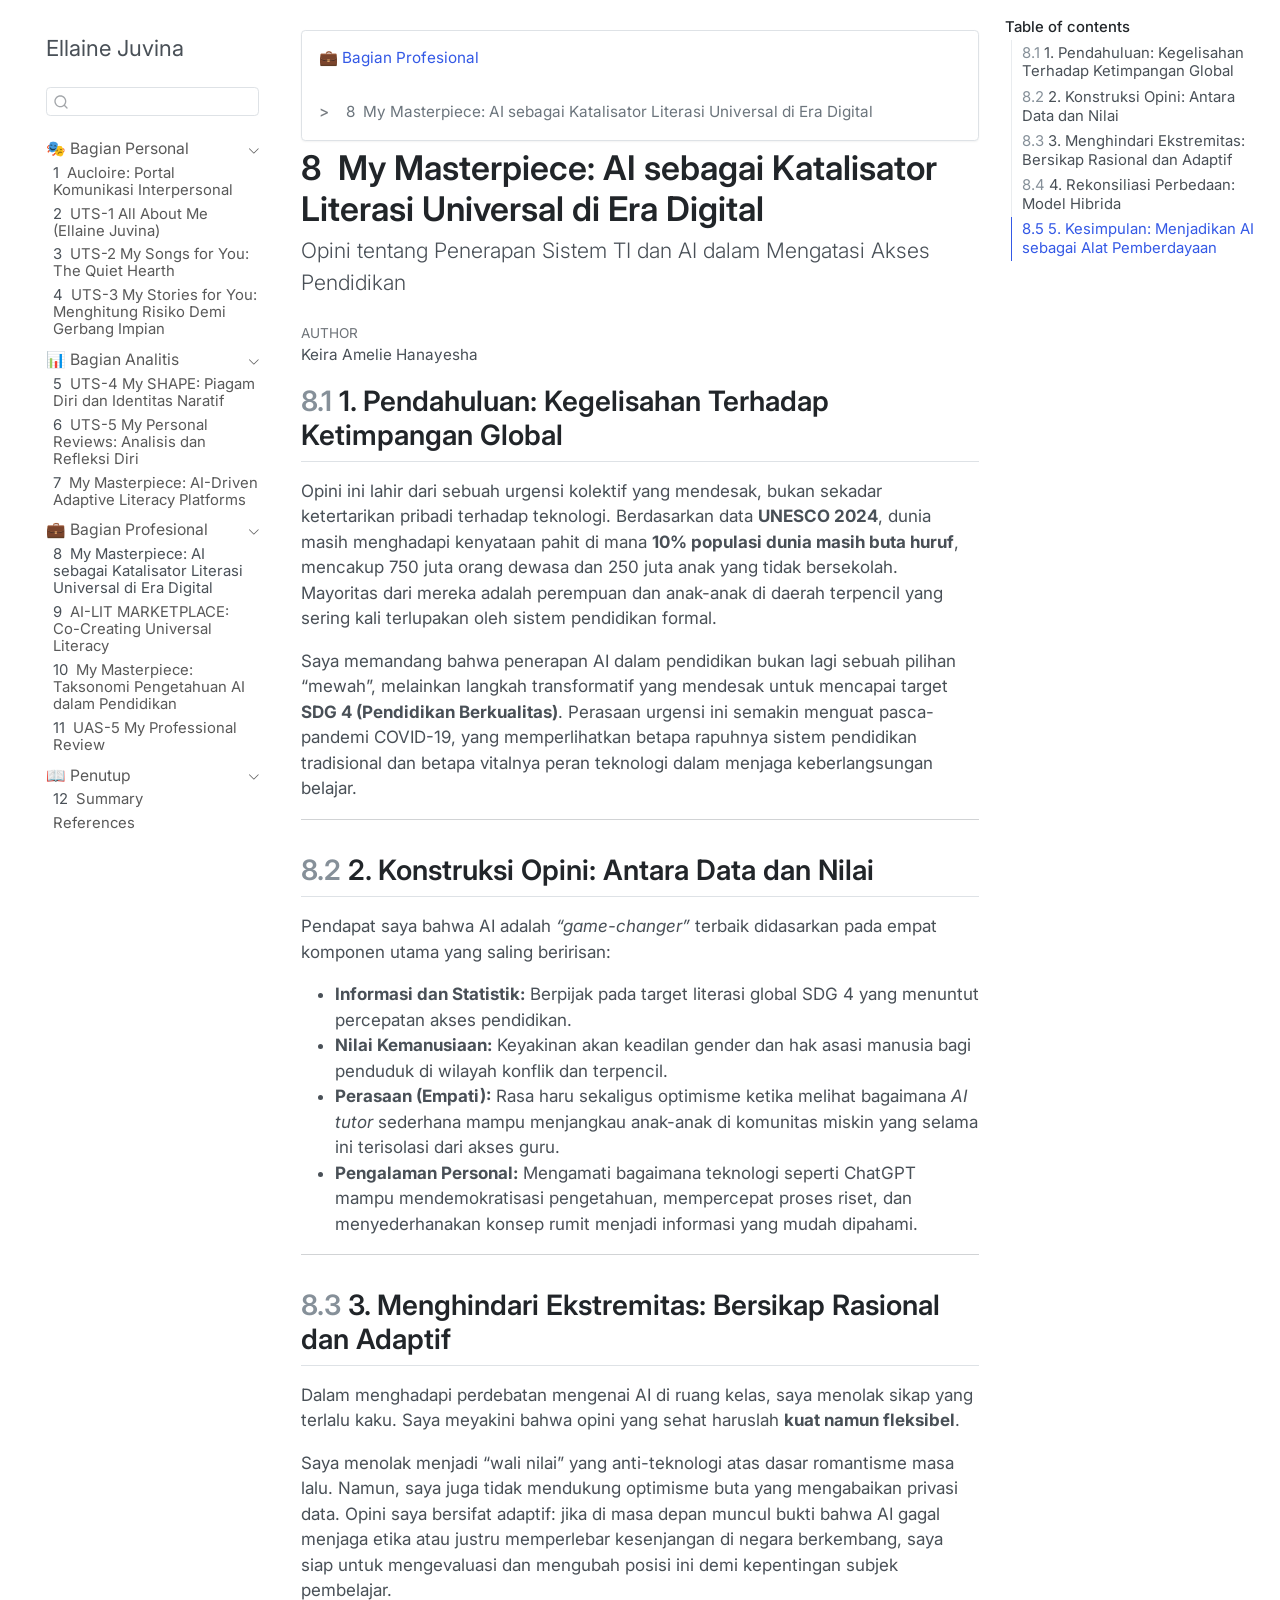
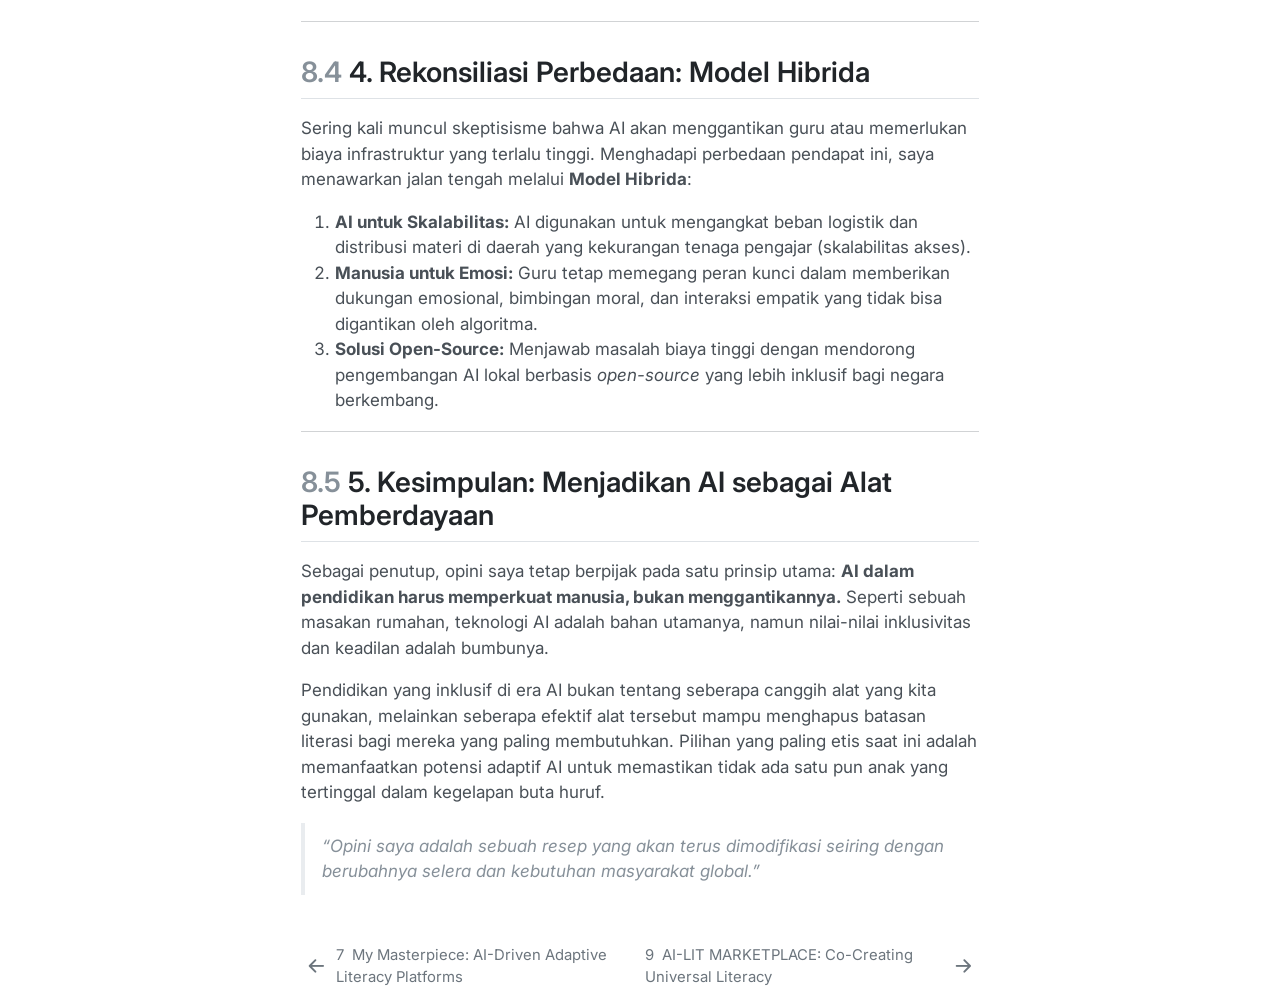
<file: docs/My_Opinions/index.html>
<!DOCTYPE html>
<html xmlns="http://www.w3.org/1999/xhtml" lang="en" xml:lang="en"><head>

<meta charset="utf-8">
<meta name="generator" content="quarto-1.8.26">

<meta name="viewport" content="width=device-width, initial-scale=1.0, user-scalable=yes">

<meta name="author" content="Keira Amelie Hanayesha">

<title>8&nbsp; My Masterpiece: AI sebagai Katalisator Literasi Universal di Era Digital – Ellaine Juvina</title>
<style>
code{white-space: pre-wrap;}
span.smallcaps{font-variant: small-caps;}
div.columns{display: flex; gap: min(4vw, 1.5em);}
div.column{flex: auto; overflow-x: auto;}
div.hanging-indent{margin-left: 1.5em; text-indent: -1.5em;}
ul.task-list{list-style: none;}
ul.task-list li input[type="checkbox"] {
  width: 0.8em;
  margin: 0 0.8em 0.2em -1em; /* quarto-specific, see https://github.com/quarto-dev/quarto-cli/issues/4556 */ 
  vertical-align: middle;
}
</style>


<script src="../site_libs/quarto-nav/quarto-nav.js"></script>
<script src="../site_libs/quarto-nav/headroom.min.js"></script>
<script src="../site_libs/clipboard/clipboard.min.js"></script>
<script src="../site_libs/quarto-search/autocomplete.umd.js"></script>
<script src="../site_libs/quarto-search/fuse.min.js"></script>
<script src="../site_libs/quarto-search/quarto-search.js"></script>
<meta name="quarto:offset" content="../">
<link href="../My_Innovations/index.html" rel="next">
<link href="../My_Concepts/index.html" rel="prev">
<script src="../site_libs/quarto-html/quarto.js" type="module"></script>
<script src="../site_libs/quarto-html/tabsets/tabsets.js" type="module"></script>
<script src="../site_libs/quarto-html/axe/axe-check.js" type="module"></script>
<script src="../site_libs/quarto-html/popper.min.js"></script>
<script src="../site_libs/quarto-html/tippy.umd.min.js"></script>
<script src="../site_libs/quarto-html/anchor.min.js"></script>
<link href="../site_libs/quarto-html/tippy.css" rel="stylesheet">
<link href="../site_libs/quarto-html/quarto-syntax-highlighting-587c61ba64f3a5504c4d52d930310e48.css" rel="stylesheet" id="quarto-text-highlighting-styles">
<script src="../site_libs/bootstrap/bootstrap.min.js"></script>
<link href="../site_libs/bootstrap/bootstrap-icons.css" rel="stylesheet">
<link href="../site_libs/bootstrap/bootstrap-fbb27ab3f4425a88d9682c2047e7f75c.min.css" rel="stylesheet" append-hash="true" id="quarto-bootstrap" data-mode="light">
<script id="quarto-search-options" type="application/json">{
  "location": "sidebar",
  "copy-button": false,
  "collapse-after": 3,
  "panel-placement": "start",
  "type": "textbox",
  "limit": 50,
  "keyboard-shortcut": [
    "f",
    "/",
    "s"
  ],
  "show-item-context": false,
  "language": {
    "search-no-results-text": "No results",
    "search-matching-documents-text": "matching documents",
    "search-copy-link-title": "Copy link to search",
    "search-hide-matches-text": "Hide additional matches",
    "search-more-match-text": "more match in this document",
    "search-more-matches-text": "more matches in this document",
    "search-clear-button-title": "Clear",
    "search-text-placeholder": "",
    "search-detached-cancel-button-title": "Cancel",
    "search-submit-button-title": "Submit",
    "search-label": "Search"
  }
}</script>


</head>

<body class="nav-sidebar floating quarto-light">

<div id="quarto-search-results"></div>
  <header id="quarto-header" class="headroom fixed-top">
  <nav class="quarto-secondary-nav">
    <div class="container-fluid d-flex">
      <button type="button" class="quarto-btn-toggle btn" data-bs-toggle="collapse" role="button" data-bs-target=".quarto-sidebar-collapse-item" aria-controls="quarto-sidebar" aria-expanded="false" aria-label="Toggle sidebar navigation" onclick="if (window.quartoToggleHeadroom) { window.quartoToggleHeadroom(); }">
        <i class="bi bi-layout-text-sidebar-reverse"></i>
      </button>
        <nav class="quarto-page-breadcrumbs" aria-label="breadcrumb"><ol class="breadcrumb"><li class="breadcrumb-item"><a href="../My_Opinions/index.html">💼 Bagian Profesional</a></li><li class="breadcrumb-item"><a href="../My_Opinions/index.html"><span class="chapter-number">8</span>&nbsp; <span class="chapter-title">My Masterpiece: AI sebagai Katalisator Literasi Universal di Era Digital</span></a></li></ol></nav>
        <a class="flex-grow-1" role="navigation" data-bs-toggle="collapse" data-bs-target=".quarto-sidebar-collapse-item" aria-controls="quarto-sidebar" aria-expanded="false" aria-label="Toggle sidebar navigation" onclick="if (window.quartoToggleHeadroom) { window.quartoToggleHeadroom(); }">      
        </a>
      <button type="button" class="btn quarto-search-button" aria-label="Search" onclick="window.quartoOpenSearch();">
        <i class="bi bi-search"></i>
      </button>
    </div>
  </nav>
</header>
<!-- content -->
<div id="quarto-content" class="quarto-container page-columns page-rows-contents page-layout-article">
<!-- sidebar -->
  <nav id="quarto-sidebar" class="sidebar collapse collapse-horizontal quarto-sidebar-collapse-item sidebar-navigation floating overflow-auto">
    <div class="pt-lg-2 mt-2 text-left sidebar-header">
    <div class="sidebar-title mb-0 py-0">
      <a href="../">Ellaine Juvina</a> 
    </div>
      </div>
        <div class="mt-2 flex-shrink-0 align-items-center">
        <div class="sidebar-search">
        <div id="quarto-search" class="" title="Search"></div>
        </div>
        </div>
    <div class="sidebar-menu-container"> 
    <ul class="list-unstyled mt-1">
        <li class="sidebar-item sidebar-item-section">
      <div class="sidebar-item-container"> 
            <a class="sidebar-item-text sidebar-link text-start" data-bs-toggle="collapse" data-bs-target="#quarto-sidebar-section-1" role="navigation" aria-expanded="true">
 <span class="menu-text">🎭 Bagian Personal</span></a>
          <a class="sidebar-item-toggle text-start" data-bs-toggle="collapse" data-bs-target="#quarto-sidebar-section-1" role="navigation" aria-expanded="true" aria-label="Toggle section">
            <i class="bi bi-chevron-right ms-2"></i>
          </a> 
      </div>
      <ul id="quarto-sidebar-section-1" class="collapse list-unstyled sidebar-section depth1 show">  
          <li class="sidebar-item">
  <div class="sidebar-item-container"> 
  <a href="../index.html" class="sidebar-item-text sidebar-link">
 <span class="menu-text"><span class="chapter-number">1</span>&nbsp; <span class="chapter-title">Aucloire: Portal Komunikasi Interpersonal</span></span></a>
  </div>
</li>
          <li class="sidebar-item">
  <div class="sidebar-item-container"> 
  <a href="../intro.html" class="sidebar-item-text sidebar-link">
 <span class="menu-text"><span class="chapter-number">2</span>&nbsp; <span class="chapter-title">UTS-1 All About Me (Ellaine Juvina)</span></span></a>
  </div>
</li>
          <li class="sidebar-item">
  <div class="sidebar-item-container"> 
  <a href="../My_Song_for_You/index.html" class="sidebar-item-text sidebar-link">
 <span class="menu-text"><span class="chapter-number">3</span>&nbsp; <span class="chapter-title">UTS-2 My Songs for You: The Quiet Hearth</span></span></a>
  </div>
</li>
          <li class="sidebar-item">
  <div class="sidebar-item-container"> 
  <a href="../My_Stories_for_You/index.html" class="sidebar-item-text sidebar-link">
 <span class="menu-text"><span class="chapter-number">4</span>&nbsp; <span class="chapter-title">UTS-3 My Stories for You: Menghitung Risiko Demi Gerbang Impian</span></span></a>
  </div>
</li>
      </ul>
  </li>
        <li class="sidebar-item sidebar-item-section">
      <div class="sidebar-item-container"> 
            <a class="sidebar-item-text sidebar-link text-start" data-bs-toggle="collapse" data-bs-target="#quarto-sidebar-section-2" role="navigation" aria-expanded="true">
 <span class="menu-text">📊 Bagian Analitis</span></a>
          <a class="sidebar-item-toggle text-start" data-bs-toggle="collapse" data-bs-target="#quarto-sidebar-section-2" role="navigation" aria-expanded="true" aria-label="Toggle section">
            <i class="bi bi-chevron-right ms-2"></i>
          </a> 
      </div>
      <ul id="quarto-sidebar-section-2" class="collapse list-unstyled sidebar-section depth1 show">  
          <li class="sidebar-item">
  <div class="sidebar-item-container"> 
  <a href="../My_Shapes/index.html" class="sidebar-item-text sidebar-link">
 <span class="menu-text"><span class="chapter-number">5</span>&nbsp; <span class="chapter-title">UTS-4 My SHAPE: Piagam Diri dan Identitas Naratif</span></span></a>
  </div>
</li>
          <li class="sidebar-item">
  <div class="sidebar-item-container"> 
  <a href="../My_Personal_Reviews/index.html" class="sidebar-item-text sidebar-link">
 <span class="menu-text"><span class="chapter-number">6</span>&nbsp; <span class="chapter-title">UTS-5 My Personal Reviews: Analisis dan Refleksi Diri</span></span></a>
  </div>
</li>
          <li class="sidebar-item">
  <div class="sidebar-item-container"> 
  <a href="../My_Concepts/index.html" class="sidebar-item-text sidebar-link">
 <span class="menu-text"><span class="chapter-number">7</span>&nbsp; <span class="chapter-title">My Masterpiece: AI-Driven Adaptive Literacy Platforms</span></span></a>
  </div>
</li>
      </ul>
  </li>
        <li class="sidebar-item sidebar-item-section">
      <div class="sidebar-item-container"> 
            <a class="sidebar-item-text sidebar-link text-start" data-bs-toggle="collapse" data-bs-target="#quarto-sidebar-section-3" role="navigation" aria-expanded="true">
 <span class="menu-text">💼 Bagian Profesional</span></a>
          <a class="sidebar-item-toggle text-start" data-bs-toggle="collapse" data-bs-target="#quarto-sidebar-section-3" role="navigation" aria-expanded="true" aria-label="Toggle section">
            <i class="bi bi-chevron-right ms-2"></i>
          </a> 
      </div>
      <ul id="quarto-sidebar-section-3" class="collapse list-unstyled sidebar-section depth1 show">  
          <li class="sidebar-item">
  <div class="sidebar-item-container"> 
  <a href="../My_Opinions/index.html" class="sidebar-item-text sidebar-link active">
 <span class="menu-text"><span class="chapter-number">8</span>&nbsp; <span class="chapter-title">My Masterpiece: AI sebagai Katalisator Literasi Universal di Era Digital</span></span></a>
  </div>
</li>
          <li class="sidebar-item">
  <div class="sidebar-item-container"> 
  <a href="../My_Innovations/index.html" class="sidebar-item-text sidebar-link">
 <span class="menu-text"><span class="chapter-number">9</span>&nbsp; <span class="chapter-title">AI-LIT MARKETPLACE: Co-Creating Universal Literacy</span></span></a>
  </div>
</li>
          <li class="sidebar-item">
  <div class="sidebar-item-container"> 
  <a href="../My_Knowledge/index.html" class="sidebar-item-text sidebar-link">
 <span class="menu-text"><span class="chapter-number">10</span>&nbsp; <span class="chapter-title">My Masterpiece: Taksonomi Pengetahuan AI dalam Pendidikan</span></span></a>
  </div>
</li>
          <li class="sidebar-item">
  <div class="sidebar-item-container"> 
  <a href="../My_Professional_Reviews/index.html" class="sidebar-item-text sidebar-link">
 <span class="menu-text"><span class="chapter-number">11</span>&nbsp; <span class="chapter-title">UAS-5 My Professional Review</span></span></a>
  </div>
</li>
      </ul>
  </li>
        <li class="sidebar-item sidebar-item-section">
      <div class="sidebar-item-container"> 
            <a class="sidebar-item-text sidebar-link text-start" data-bs-toggle="collapse" data-bs-target="#quarto-sidebar-section-4" role="navigation" aria-expanded="true">
 <span class="menu-text">📖 Penutup</span></a>
          <a class="sidebar-item-toggle text-start" data-bs-toggle="collapse" data-bs-target="#quarto-sidebar-section-4" role="navigation" aria-expanded="true" aria-label="Toggle section">
            <i class="bi bi-chevron-right ms-2"></i>
          </a> 
      </div>
      <ul id="quarto-sidebar-section-4" class="collapse list-unstyled sidebar-section depth1 show">  
          <li class="sidebar-item">
  <div class="sidebar-item-container"> 
  <a href="../summary.html" class="sidebar-item-text sidebar-link">
 <span class="menu-text"><span class="chapter-number">12</span>&nbsp; <span class="chapter-title">Summary</span></span></a>
  </div>
</li>
          <li class="sidebar-item">
  <div class="sidebar-item-container"> 
  <a href="../references.html" class="sidebar-item-text sidebar-link">
 <span class="menu-text">References</span></a>
  </div>
</li>
      </ul>
  </li>
    </ul>
    </div>
</nav>
<div id="quarto-sidebar-glass" class="quarto-sidebar-collapse-item" data-bs-toggle="collapse" data-bs-target=".quarto-sidebar-collapse-item"></div>
<!-- margin-sidebar -->
    <div id="quarto-margin-sidebar" class="sidebar margin-sidebar">
        <nav id="TOC" role="doc-toc" class="toc-active">
    <h2 id="toc-title">Table of contents</h2>
   
  <ul>
  <li><a href="#pendahuluan-kegelisahan-terhadap-ketimpangan-global" id="toc-pendahuluan-kegelisahan-terhadap-ketimpangan-global" class="nav-link active" data-scroll-target="#pendahuluan-kegelisahan-terhadap-ketimpangan-global"><span class="header-section-number">8.1</span> 1. Pendahuluan: Kegelisahan Terhadap Ketimpangan Global</a></li>
  <li><a href="#konstruksi-opini-antara-data-dan-nilai" id="toc-konstruksi-opini-antara-data-dan-nilai" class="nav-link" data-scroll-target="#konstruksi-opini-antara-data-dan-nilai"><span class="header-section-number">8.2</span> 2. Konstruksi Opini: Antara Data dan Nilai</a></li>
  <li><a href="#menghindari-ekstremitas-bersikap-rasional-dan-adaptif" id="toc-menghindari-ekstremitas-bersikap-rasional-dan-adaptif" class="nav-link" data-scroll-target="#menghindari-ekstremitas-bersikap-rasional-dan-adaptif"><span class="header-section-number">8.3</span> 3. Menghindari Ekstremitas: Bersikap Rasional dan Adaptif</a></li>
  <li><a href="#rekonsiliasi-perbedaan-model-hibrida" id="toc-rekonsiliasi-perbedaan-model-hibrida" class="nav-link" data-scroll-target="#rekonsiliasi-perbedaan-model-hibrida"><span class="header-section-number">8.4</span> 4. Rekonsiliasi Perbedaan: Model Hibrida</a></li>
  <li><a href="#kesimpulan-menjadikan-ai-sebagai-alat-pemberdayaan" id="toc-kesimpulan-menjadikan-ai-sebagai-alat-pemberdayaan" class="nav-link" data-scroll-target="#kesimpulan-menjadikan-ai-sebagai-alat-pemberdayaan"><span class="header-section-number">8.5</span> 5. Kesimpulan: Menjadikan AI sebagai Alat Pemberdayaan</a></li>
  </ul>
</nav>
    </div>
<!-- main -->
<main class="content" id="quarto-document-content">

<header id="title-block-header" class="quarto-title-block default"><nav class="quarto-page-breadcrumbs quarto-title-breadcrumbs d-none d-lg-block" aria-label="breadcrumb"><ol class="breadcrumb"><li class="breadcrumb-item"><a href="../My_Opinions/index.html">💼 Bagian Profesional</a></li><li class="breadcrumb-item"><a href="../My_Opinions/index.html"><span class="chapter-number">8</span>&nbsp; <span class="chapter-title">My Masterpiece: AI sebagai Katalisator Literasi Universal di Era Digital</span></a></li></ol></nav>
<div class="quarto-title">
<h1 class="title"><span class="chapter-number">8</span>&nbsp; <span class="chapter-title">My Masterpiece: AI sebagai Katalisator Literasi Universal di Era Digital</span></h1>
<p class="subtitle lead">Opini tentang Penerapan Sistem TI dan AI dalam Mengatasi Akses Pendidikan</p>
</div>



<div class="quarto-title-meta">

    <div>
    <div class="quarto-title-meta-heading">Author</div>
    <div class="quarto-title-meta-contents">
             <p>Keira Amelie Hanayesha </p>
          </div>
  </div>
    
  
    
  </div>
  


</header>


<section id="pendahuluan-kegelisahan-terhadap-ketimpangan-global" class="level2" data-number="8.1">
<h2 data-number="8.1" class="anchored" data-anchor-id="pendahuluan-kegelisahan-terhadap-ketimpangan-global"><span class="header-section-number">8.1</span> 1. Pendahuluan: Kegelisahan Terhadap Ketimpangan Global</h2>
<p>Opini ini lahir dari sebuah urgensi kolektif yang mendesak, bukan sekadar ketertarikan pribadi terhadap teknologi. Berdasarkan data <strong>UNESCO 2024</strong>, dunia masih menghadapi kenyataan pahit di mana <strong>10% populasi dunia masih buta huruf</strong>, mencakup 750 juta orang dewasa dan 250 juta anak yang tidak bersekolah. Mayoritas dari mereka adalah perempuan dan anak-anak di daerah terpencil yang sering kali terlupakan oleh sistem pendidikan formal.</p>
<p>Saya memandang bahwa penerapan AI dalam pendidikan bukan lagi sebuah pilihan “mewah”, melainkan langkah transformatif yang mendesak untuk mencapai target <strong>SDG 4 (Pendidikan Berkualitas)</strong>. Perasaan urgensi ini semakin menguat pasca-pandemi COVID-19, yang memperlihatkan betapa rapuhnya sistem pendidikan tradisional dan betapa vitalnya peran teknologi dalam menjaga keberlangsungan belajar.</p>
<hr>
</section>
<section id="konstruksi-opini-antara-data-dan-nilai" class="level2" data-number="8.2">
<h2 data-number="8.2" class="anchored" data-anchor-id="konstruksi-opini-antara-data-dan-nilai"><span class="header-section-number">8.2</span> 2. Konstruksi Opini: Antara Data dan Nilai</h2>
<p>Pendapat saya bahwa AI adalah <em>“game-changer”</em> terbaik didasarkan pada empat komponen utama yang saling beririsan:</p>
<ul>
<li><strong>Informasi dan Statistik:</strong> Berpijak pada target literasi global SDG 4 yang menuntut percepatan akses pendidikan.</li>
<li><strong>Nilai Kemanusiaan:</strong> Keyakinan akan keadilan gender dan hak asasi manusia bagi penduduk di wilayah konflik dan terpencil.</li>
<li><strong>Perasaan (Empati):</strong> Rasa haru sekaligus optimisme ketika melihat bagaimana <em>AI tutor</em> sederhana mampu menjangkau anak-anak di komunitas miskin yang selama ini terisolasi dari akses guru.</li>
<li><strong>Pengalaman Personal:</strong> Mengamati bagaimana teknologi seperti ChatGPT mampu mendemokratisasi pengetahuan, mempercepat proses riset, dan menyederhanakan konsep rumit menjadi informasi yang mudah dipahami.</li>
</ul>
<hr>
</section>
<section id="menghindari-ekstremitas-bersikap-rasional-dan-adaptif" class="level2" data-number="8.3">
<h2 data-number="8.3" class="anchored" data-anchor-id="menghindari-ekstremitas-bersikap-rasional-dan-adaptif"><span class="header-section-number">8.3</span> 3. Menghindari Ekstremitas: Bersikap Rasional dan Adaptif</h2>
<p>Dalam menghadapi perdebatan mengenai AI di ruang kelas, saya menolak sikap yang terlalu kaku. Saya meyakini bahwa opini yang sehat haruslah <strong>kuat namun fleksibel</strong>.</p>
<p>Saya menolak menjadi “wali nilai” yang anti-teknologi atas dasar romantisme masa lalu. Namun, saya juga tidak mendukung optimisme buta yang mengabaikan privasi data. Opini saya bersifat adaptif: jika di masa depan muncul bukti bahwa AI gagal menjaga etika atau justru memperlebar kesenjangan di negara berkembang, saya siap untuk mengevaluasi dan mengubah posisi ini demi kepentingan subjek pembelajar.</p>
<hr>
</section>
<section id="rekonsiliasi-perbedaan-model-hibrida" class="level2" data-number="8.4">
<h2 data-number="8.4" class="anchored" data-anchor-id="rekonsiliasi-perbedaan-model-hibrida"><span class="header-section-number">8.4</span> 4. Rekonsiliasi Perbedaan: Model Hibrida</h2>
<p>Sering kali muncul skeptisisme bahwa AI akan menggantikan guru atau memerlukan biaya infrastruktur yang terlalu tinggi. Menghadapi perbedaan pendapat ini, saya menawarkan jalan tengah melalui <strong>Model Hibrida</strong>:</p>
<ol type="1">
<li><strong>AI untuk Skalabilitas:</strong> AI digunakan untuk mengangkat beban logistik dan distribusi materi di daerah yang kekurangan tenaga pengajar (skalabilitas akses).</li>
<li><strong>Manusia untuk Emosi:</strong> Guru tetap memegang peran kunci dalam memberikan dukungan emosional, bimbingan moral, dan interaksi empatik yang tidak bisa digantikan oleh algoritma.</li>
<li><strong>Solusi Open-Source:</strong> Menjawab masalah biaya tinggi dengan mendorong pengembangan AI lokal berbasis <em>open-source</em> yang lebih inklusif bagi negara berkembang.</li>
</ol>
<hr>
</section>
<section id="kesimpulan-menjadikan-ai-sebagai-alat-pemberdayaan" class="level2" data-number="8.5">
<h2 data-number="8.5" class="anchored" data-anchor-id="kesimpulan-menjadikan-ai-sebagai-alat-pemberdayaan"><span class="header-section-number">8.5</span> 5. Kesimpulan: Menjadikan AI sebagai Alat Pemberdayaan</h2>
<p>Sebagai penutup, opini saya tetap berpijak pada satu prinsip utama: <strong>AI dalam pendidikan harus memperkuat manusia, bukan menggantikannya.</strong> Seperti sebuah masakan rumahan, teknologi AI adalah bahan utamanya, namun nilai-nilai inklusivitas dan keadilan adalah bumbunya.</p>
<p>Pendidikan yang inklusif di era AI bukan tentang seberapa canggih alat yang kita gunakan, melainkan seberapa efektif alat tersebut mampu menghapus batasan literasi bagi mereka yang paling membutuhkan. Pilihan yang paling etis saat ini adalah memanfaatkan potensi adaptif AI untuk memastikan tidak ada satu pun anak yang tertinggal dalam kegelapan buta huruf.</p>
<blockquote class="blockquote">
<p><em>“Opini saya adalah sebuah resep yang akan terus dimodifikasi seiring dengan berubahnya selera dan kebutuhan masyarakat global.”</em></p>
</blockquote>


</section>

</main> <!-- /main -->
<script id="quarto-html-after-body" type="application/javascript">
  window.document.addEventListener("DOMContentLoaded", function (event) {
    const icon = "";
    const anchorJS = new window.AnchorJS();
    anchorJS.options = {
      placement: 'right',
      icon: icon
    };
    anchorJS.add('.anchored');
    const isCodeAnnotation = (el) => {
      for (const clz of el.classList) {
        if (clz.startsWith('code-annotation-')) {                     
          return true;
        }
      }
      return false;
    }
    const onCopySuccess = function(e) {
      // button target
      const button = e.trigger;
      // don't keep focus
      button.blur();
      // flash "checked"
      button.classList.add('code-copy-button-checked');
      var currentTitle = button.getAttribute("title");
      button.setAttribute("title", "Copied!");
      let tooltip;
      if (window.bootstrap) {
        button.setAttribute("data-bs-toggle", "tooltip");
        button.setAttribute("data-bs-placement", "left");
        button.setAttribute("data-bs-title", "Copied!");
        tooltip = new bootstrap.Tooltip(button, 
          { trigger: "manual", 
            customClass: "code-copy-button-tooltip",
            offset: [0, -8]});
        tooltip.show();    
      }
      setTimeout(function() {
        if (tooltip) {
          tooltip.hide();
          button.removeAttribute("data-bs-title");
          button.removeAttribute("data-bs-toggle");
          button.removeAttribute("data-bs-placement");
        }
        button.setAttribute("title", currentTitle);
        button.classList.remove('code-copy-button-checked');
      }, 1000);
      // clear code selection
      e.clearSelection();
    }
    const getTextToCopy = function(trigger) {
      const outerScaffold = trigger.parentElement.cloneNode(true);
      const codeEl = outerScaffold.querySelector('code');
      for (const childEl of codeEl.children) {
        if (isCodeAnnotation(childEl)) {
          childEl.remove();
        }
      }
      return codeEl.innerText;
    }
    const clipboard = new window.ClipboardJS('.code-copy-button:not([data-in-quarto-modal])', {
      text: getTextToCopy
    });
    clipboard.on('success', onCopySuccess);
    if (window.document.getElementById('quarto-embedded-source-code-modal')) {
      const clipboardModal = new window.ClipboardJS('.code-copy-button[data-in-quarto-modal]', {
        text: getTextToCopy,
        container: window.document.getElementById('quarto-embedded-source-code-modal')
      });
      clipboardModal.on('success', onCopySuccess);
    }
      var localhostRegex = new RegExp(/^(?:http|https):\/\/localhost\:?[0-9]*\//);
      var mailtoRegex = new RegExp(/^mailto:/);
        var filterRegex = new RegExp('/' + window.location.host + '/');
      var isInternal = (href) => {
          return filterRegex.test(href) || localhostRegex.test(href) || mailtoRegex.test(href);
      }
      // Inspect non-navigation links and adorn them if external
     var links = window.document.querySelectorAll('a[href]:not(.nav-link):not(.navbar-brand):not(.toc-action):not(.sidebar-link):not(.sidebar-item-toggle):not(.pagination-link):not(.no-external):not([aria-hidden]):not(.dropdown-item):not(.quarto-navigation-tool):not(.about-link)');
      for (var i=0; i<links.length; i++) {
        const link = links[i];
        if (!isInternal(link.href)) {
          // undo the damage that might have been done by quarto-nav.js in the case of
          // links that we want to consider external
          if (link.dataset.originalHref !== undefined) {
            link.href = link.dataset.originalHref;
          }
        }
      }
    function tippyHover(el, contentFn, onTriggerFn, onUntriggerFn) {
      const config = {
        allowHTML: true,
        maxWidth: 500,
        delay: 100,
        arrow: false,
        appendTo: function(el) {
            return el.parentElement;
        },
        interactive: true,
        interactiveBorder: 10,
        theme: 'quarto',
        placement: 'bottom-start',
      };
      if (contentFn) {
        config.content = contentFn;
      }
      if (onTriggerFn) {
        config.onTrigger = onTriggerFn;
      }
      if (onUntriggerFn) {
        config.onUntrigger = onUntriggerFn;
      }
      window.tippy(el, config); 
    }
    const noterefs = window.document.querySelectorAll('a[role="doc-noteref"]');
    for (var i=0; i<noterefs.length; i++) {
      const ref = noterefs[i];
      tippyHover(ref, function() {
        // use id or data attribute instead here
        let href = ref.getAttribute('data-footnote-href') || ref.getAttribute('href');
        try { href = new URL(href).hash; } catch {}
        const id = href.replace(/^#\/?/, "");
        const note = window.document.getElementById(id);
        if (note) {
          return note.innerHTML;
        } else {
          return "";
        }
      });
    }
    const xrefs = window.document.querySelectorAll('a.quarto-xref');
    const processXRef = (id, note) => {
      // Strip column container classes
      const stripColumnClz = (el) => {
        el.classList.remove("page-full", "page-columns");
        if (el.children) {
          for (const child of el.children) {
            stripColumnClz(child);
          }
        }
      }
      stripColumnClz(note)
      if (id === null || id.startsWith('sec-')) {
        // Special case sections, only their first couple elements
        const container = document.createElement("div");
        if (note.children && note.children.length > 2) {
          container.appendChild(note.children[0].cloneNode(true));
          for (let i = 1; i < note.children.length; i++) {
            const child = note.children[i];
            if (child.tagName === "P" && child.innerText === "") {
              continue;
            } else {
              container.appendChild(child.cloneNode(true));
              break;
            }
          }
          if (window.Quarto?.typesetMath) {
            window.Quarto.typesetMath(container);
          }
          return container.innerHTML
        } else {
          if (window.Quarto?.typesetMath) {
            window.Quarto.typesetMath(note);
          }
          return note.innerHTML;
        }
      } else {
        // Remove any anchor links if they are present
        const anchorLink = note.querySelector('a.anchorjs-link');
        if (anchorLink) {
          anchorLink.remove();
        }
        if (window.Quarto?.typesetMath) {
          window.Quarto.typesetMath(note);
        }
        if (note.classList.contains("callout")) {
          return note.outerHTML;
        } else {
          return note.innerHTML;
        }
      }
    }
    for (var i=0; i<xrefs.length; i++) {
      const xref = xrefs[i];
      tippyHover(xref, undefined, function(instance) {
        instance.disable();
        let url = xref.getAttribute('href');
        let hash = undefined; 
        if (url.startsWith('#')) {
          hash = url;
        } else {
          try { hash = new URL(url).hash; } catch {}
        }
        if (hash) {
          const id = hash.replace(/^#\/?/, "");
          const note = window.document.getElementById(id);
          if (note !== null) {
            try {
              const html = processXRef(id, note.cloneNode(true));
              instance.setContent(html);
            } finally {
              instance.enable();
              instance.show();
            }
          } else {
            // See if we can fetch this
            fetch(url.split('#')[0])
            .then(res => res.text())
            .then(html => {
              const parser = new DOMParser();
              const htmlDoc = parser.parseFromString(html, "text/html");
              const note = htmlDoc.getElementById(id);
              if (note !== null) {
                const html = processXRef(id, note);
                instance.setContent(html);
              } 
            }).finally(() => {
              instance.enable();
              instance.show();
            });
          }
        } else {
          // See if we can fetch a full url (with no hash to target)
          // This is a special case and we should probably do some content thinning / targeting
          fetch(url)
          .then(res => res.text())
          .then(html => {
            const parser = new DOMParser();
            const htmlDoc = parser.parseFromString(html, "text/html");
            const note = htmlDoc.querySelector('main.content');
            if (note !== null) {
              // This should only happen for chapter cross references
              // (since there is no id in the URL)
              // remove the first header
              if (note.children.length > 0 && note.children[0].tagName === "HEADER") {
                note.children[0].remove();
              }
              const html = processXRef(null, note);
              instance.setContent(html);
            } 
          }).finally(() => {
            instance.enable();
            instance.show();
          });
        }
      }, function(instance) {
      });
    }
        let selectedAnnoteEl;
        const selectorForAnnotation = ( cell, annotation) => {
          let cellAttr = 'data-code-cell="' + cell + '"';
          let lineAttr = 'data-code-annotation="' +  annotation + '"';
          const selector = 'span[' + cellAttr + '][' + lineAttr + ']';
          return selector;
        }
        const selectCodeLines = (annoteEl) => {
          const doc = window.document;
          const targetCell = annoteEl.getAttribute("data-target-cell");
          const targetAnnotation = annoteEl.getAttribute("data-target-annotation");
          const annoteSpan = window.document.querySelector(selectorForAnnotation(targetCell, targetAnnotation));
          const lines = annoteSpan.getAttribute("data-code-lines").split(",");
          const lineIds = lines.map((line) => {
            return targetCell + "-" + line;
          })
          let top = null;
          let height = null;
          let parent = null;
          if (lineIds.length > 0) {
              //compute the position of the single el (top and bottom and make a div)
              const el = window.document.getElementById(lineIds[0]);
              top = el.offsetTop;
              height = el.offsetHeight;
              parent = el.parentElement.parentElement;
            if (lineIds.length > 1) {
              const lastEl = window.document.getElementById(lineIds[lineIds.length - 1]);
              const bottom = lastEl.offsetTop + lastEl.offsetHeight;
              height = bottom - top;
            }
            if (top !== null && height !== null && parent !== null) {
              // cook up a div (if necessary) and position it 
              let div = window.document.getElementById("code-annotation-line-highlight");
              if (div === null) {
                div = window.document.createElement("div");
                div.setAttribute("id", "code-annotation-line-highlight");
                div.style.position = 'absolute';
                parent.appendChild(div);
              }
              div.style.top = top - 2 + "px";
              div.style.height = height + 4 + "px";
              div.style.left = 0;
              let gutterDiv = window.document.getElementById("code-annotation-line-highlight-gutter");
              if (gutterDiv === null) {
                gutterDiv = window.document.createElement("div");
                gutterDiv.setAttribute("id", "code-annotation-line-highlight-gutter");
                gutterDiv.style.position = 'absolute';
                const codeCell = window.document.getElementById(targetCell);
                const gutter = codeCell.querySelector('.code-annotation-gutter');
                gutter.appendChild(gutterDiv);
              }
              gutterDiv.style.top = top - 2 + "px";
              gutterDiv.style.height = height + 4 + "px";
            }
            selectedAnnoteEl = annoteEl;
          }
        };
        const unselectCodeLines = () => {
          const elementsIds = ["code-annotation-line-highlight", "code-annotation-line-highlight-gutter"];
          elementsIds.forEach((elId) => {
            const div = window.document.getElementById(elId);
            if (div) {
              div.remove();
            }
          });
          selectedAnnoteEl = undefined;
        };
          // Handle positioning of the toggle
      window.addEventListener(
        "resize",
        throttle(() => {
          elRect = undefined;
          if (selectedAnnoteEl) {
            selectCodeLines(selectedAnnoteEl);
          }
        }, 10)
      );
      function throttle(fn, ms) {
      let throttle = false;
      let timer;
        return (...args) => {
          if(!throttle) { // first call gets through
              fn.apply(this, args);
              throttle = true;
          } else { // all the others get throttled
              if(timer) clearTimeout(timer); // cancel #2
              timer = setTimeout(() => {
                fn.apply(this, args);
                timer = throttle = false;
              }, ms);
          }
        };
      }
        // Attach click handler to the DT
        const annoteDls = window.document.querySelectorAll('dt[data-target-cell]');
        for (const annoteDlNode of annoteDls) {
          annoteDlNode.addEventListener('click', (event) => {
            const clickedEl = event.target;
            if (clickedEl !== selectedAnnoteEl) {
              unselectCodeLines();
              const activeEl = window.document.querySelector('dt[data-target-cell].code-annotation-active');
              if (activeEl) {
                activeEl.classList.remove('code-annotation-active');
              }
              selectCodeLines(clickedEl);
              clickedEl.classList.add('code-annotation-active');
            } else {
              // Unselect the line
              unselectCodeLines();
              clickedEl.classList.remove('code-annotation-active');
            }
          });
        }
    const findCites = (el) => {
      const parentEl = el.parentElement;
      if (parentEl) {
        const cites = parentEl.dataset.cites;
        if (cites) {
          return {
            el,
            cites: cites.split(' ')
          };
        } else {
          return findCites(el.parentElement)
        }
      } else {
        return undefined;
      }
    };
    var bibliorefs = window.document.querySelectorAll('a[role="doc-biblioref"]');
    for (var i=0; i<bibliorefs.length; i++) {
      const ref = bibliorefs[i];
      const citeInfo = findCites(ref);
      if (citeInfo) {
        tippyHover(citeInfo.el, function() {
          var popup = window.document.createElement('div');
          citeInfo.cites.forEach(function(cite) {
            var citeDiv = window.document.createElement('div');
            citeDiv.classList.add('hanging-indent');
            citeDiv.classList.add('csl-entry');
            var biblioDiv = window.document.getElementById('ref-' + cite);
            if (biblioDiv) {
              citeDiv.innerHTML = biblioDiv.innerHTML;
            }
            popup.appendChild(citeDiv);
          });
          return popup.innerHTML;
        });
      }
    }
  });
  </script>
<nav class="page-navigation">
  <div class="nav-page nav-page-previous">
      <a href="../My_Concepts/index.html" class="pagination-link" aria-label="My Masterpiece: AI-Driven Adaptive Literacy Platforms">
        <i class="bi bi-arrow-left-short"></i> <span class="nav-page-text"><span class="chapter-number">7</span>&nbsp; <span class="chapter-title">My Masterpiece: AI-Driven Adaptive Literacy Platforms</span></span>
      </a>          
  </div>
  <div class="nav-page nav-page-next">
      <a href="../My_Innovations/index.html" class="pagination-link" aria-label="AI-LIT MARKETPLACE: Co-Creating Universal Literacy">
        <span class="nav-page-text"><span class="chapter-number">9</span>&nbsp; <span class="chapter-title">AI-LIT MARKETPLACE: Co-Creating Universal Literacy</span></span> <i class="bi bi-arrow-right-short"></i>
      </a>
  </div>
</nav>
</div> <!-- /content -->




</body></html>
</file>
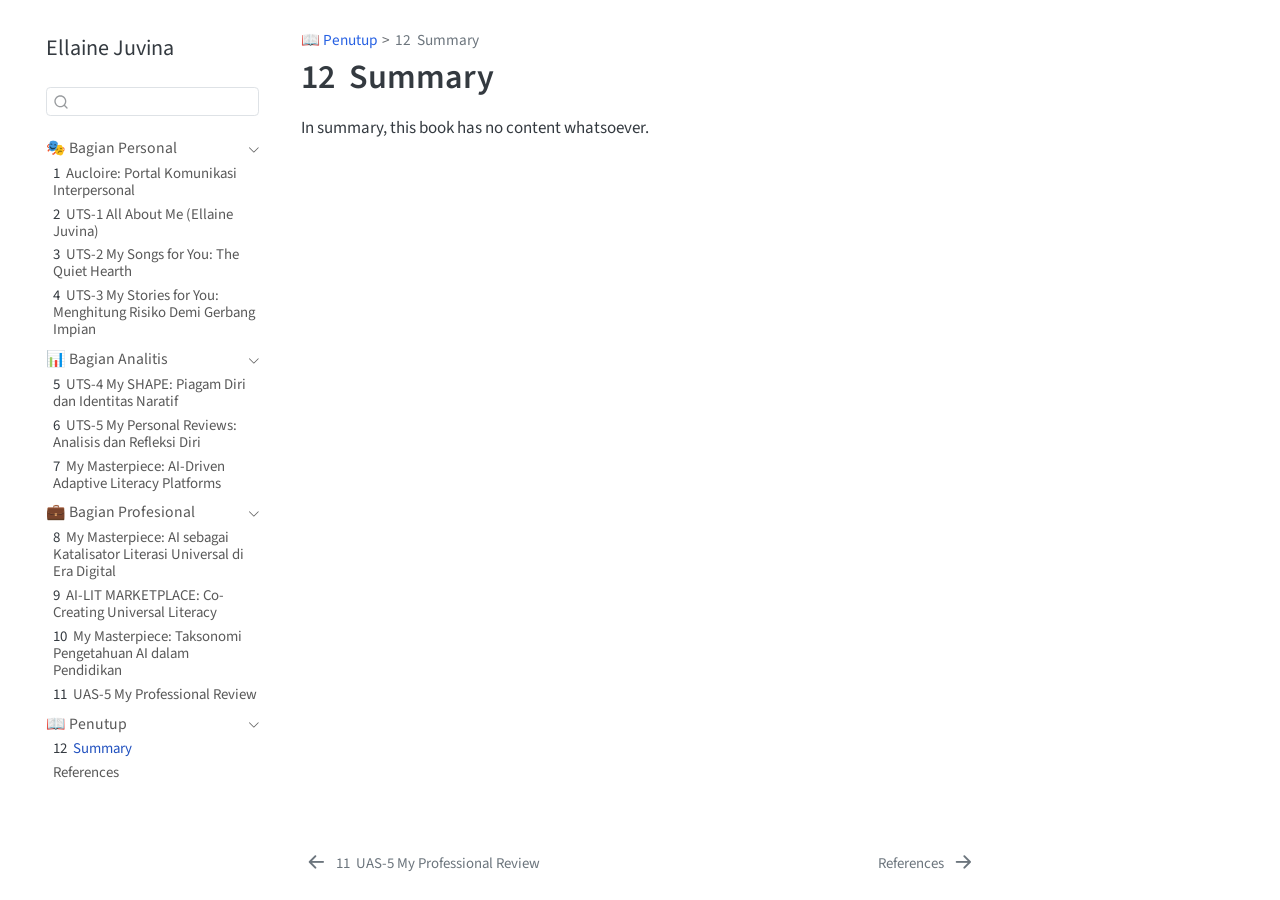
<file: docs/summary.html>
<!DOCTYPE html>
<html xmlns="http://www.w3.org/1999/xhtml" lang="en" xml:lang="en"><head>

<meta charset="utf-8">
<meta name="generator" content="quarto-1.8.26">

<meta name="viewport" content="width=device-width, initial-scale=1.0, user-scalable=yes">


<title>12&nbsp; Summary – Ellaine Juvina</title>
<style>
code{white-space: pre-wrap;}
span.smallcaps{font-variant: small-caps;}
div.columns{display: flex; gap: min(4vw, 1.5em);}
div.column{flex: auto; overflow-x: auto;}
div.hanging-indent{margin-left: 1.5em; text-indent: -1.5em;}
ul.task-list{list-style: none;}
ul.task-list li input[type="checkbox"] {
  width: 0.8em;
  margin: 0 0.8em 0.2em -1em; /* quarto-specific, see https://github.com/quarto-dev/quarto-cli/issues/4556 */ 
  vertical-align: middle;
}
</style>


<script src="site_libs/quarto-nav/quarto-nav.js"></script>
<script src="site_libs/quarto-nav/headroom.min.js"></script>
<script src="site_libs/clipboard/clipboard.min.js"></script>
<script src="site_libs/quarto-search/autocomplete.umd.js"></script>
<script src="site_libs/quarto-search/fuse.min.js"></script>
<script src="site_libs/quarto-search/quarto-search.js"></script>
<meta name="quarto:offset" content="./">
<link href="./references.html" rel="next">
<link href="./My_Professional_Reviews/index.html" rel="prev">
<script src="site_libs/quarto-html/quarto.js" type="module"></script>
<script src="site_libs/quarto-html/tabsets/tabsets.js" type="module"></script>
<script src="site_libs/quarto-html/axe/axe-check.js" type="module"></script>
<script src="site_libs/quarto-html/popper.min.js"></script>
<script src="site_libs/quarto-html/tippy.umd.min.js"></script>
<script src="site_libs/quarto-html/anchor.min.js"></script>
<link href="site_libs/quarto-html/tippy.css" rel="stylesheet">
<link href="site_libs/quarto-html/quarto-syntax-highlighting-587c61ba64f3a5504c4d52d930310e48.css" rel="stylesheet" id="quarto-text-highlighting-styles">
<script src="site_libs/bootstrap/bootstrap.min.js"></script>
<link href="site_libs/bootstrap/bootstrap-icons.css" rel="stylesheet">
<link href="site_libs/bootstrap/bootstrap-0dd2bd5de344125cf763a379ddc3eb04.min.css" rel="stylesheet" append-hash="true" id="quarto-bootstrap" data-mode="light">
<script id="quarto-search-options" type="application/json">{
  "location": "sidebar",
  "copy-button": false,
  "collapse-after": 3,
  "panel-placement": "start",
  "type": "textbox",
  "limit": 50,
  "keyboard-shortcut": [
    "f",
    "/",
    "s"
  ],
  "show-item-context": false,
  "language": {
    "search-no-results-text": "No results",
    "search-matching-documents-text": "matching documents",
    "search-copy-link-title": "Copy link to search",
    "search-hide-matches-text": "Hide additional matches",
    "search-more-match-text": "more match in this document",
    "search-more-matches-text": "more matches in this document",
    "search-clear-button-title": "Clear",
    "search-text-placeholder": "",
    "search-detached-cancel-button-title": "Cancel",
    "search-submit-button-title": "Submit",
    "search-label": "Search"
  }
}</script>


</head>

<body class="nav-sidebar floating quarto-light">

<div id="quarto-search-results"></div>
  <header id="quarto-header" class="headroom fixed-top">
  <nav class="quarto-secondary-nav">
    <div class="container-fluid d-flex">
      <button type="button" class="quarto-btn-toggle btn" data-bs-toggle="collapse" role="button" data-bs-target=".quarto-sidebar-collapse-item" aria-controls="quarto-sidebar" aria-expanded="false" aria-label="Toggle sidebar navigation" onclick="if (window.quartoToggleHeadroom) { window.quartoToggleHeadroom(); }">
        <i class="bi bi-layout-text-sidebar-reverse"></i>
      </button>
        <nav class="quarto-page-breadcrumbs" aria-label="breadcrumb"><ol class="breadcrumb"><li class="breadcrumb-item"><a href="./summary.html">📖 Penutup</a></li><li class="breadcrumb-item"><a href="./summary.html"><span class="chapter-number">12</span>&nbsp; <span class="chapter-title">Summary</span></a></li></ol></nav>
        <a class="flex-grow-1" role="navigation" data-bs-toggle="collapse" data-bs-target=".quarto-sidebar-collapse-item" aria-controls="quarto-sidebar" aria-expanded="false" aria-label="Toggle sidebar navigation" onclick="if (window.quartoToggleHeadroom) { window.quartoToggleHeadroom(); }">      
        </a>
      <button type="button" class="btn quarto-search-button" aria-label="Search" onclick="window.quartoOpenSearch();">
        <i class="bi bi-search"></i>
      </button>
    </div>
  </nav>
</header>
<!-- content -->
<div id="quarto-content" class="quarto-container page-columns page-rows-contents page-layout-article">
<!-- sidebar -->
  <nav id="quarto-sidebar" class="sidebar collapse collapse-horizontal quarto-sidebar-collapse-item sidebar-navigation floating overflow-auto">
    <div class="pt-lg-2 mt-2 text-left sidebar-header">
    <div class="sidebar-title mb-0 py-0">
      <a href="./">Ellaine Juvina</a> 
    </div>
      </div>
        <div class="mt-2 flex-shrink-0 align-items-center">
        <div class="sidebar-search">
        <div id="quarto-search" class="" title="Search"></div>
        </div>
        </div>
    <div class="sidebar-menu-container"> 
    <ul class="list-unstyled mt-1">
        <li class="sidebar-item sidebar-item-section">
      <div class="sidebar-item-container"> 
            <a class="sidebar-item-text sidebar-link text-start" data-bs-toggle="collapse" data-bs-target="#quarto-sidebar-section-1" role="navigation" aria-expanded="true">
 <span class="menu-text">🎭 Bagian Personal</span></a>
          <a class="sidebar-item-toggle text-start" data-bs-toggle="collapse" data-bs-target="#quarto-sidebar-section-1" role="navigation" aria-expanded="true" aria-label="Toggle section">
            <i class="bi bi-chevron-right ms-2"></i>
          </a> 
      </div>
      <ul id="quarto-sidebar-section-1" class="collapse list-unstyled sidebar-section depth1 show">  
          <li class="sidebar-item">
  <div class="sidebar-item-container"> 
  <a href="./index.html" class="sidebar-item-text sidebar-link">
 <span class="menu-text"><span class="chapter-number">1</span>&nbsp; <span class="chapter-title">Aucloire: Portal Komunikasi Interpersonal</span></span></a>
  </div>
</li>
          <li class="sidebar-item">
  <div class="sidebar-item-container"> 
  <a href="./intro.html" class="sidebar-item-text sidebar-link">
 <span class="menu-text"><span class="chapter-number">2</span>&nbsp; <span class="chapter-title">UTS-1 All About Me (Ellaine Juvina)</span></span></a>
  </div>
</li>
          <li class="sidebar-item">
  <div class="sidebar-item-container"> 
  <a href="./My_Song_for_You/index.html" class="sidebar-item-text sidebar-link">
 <span class="menu-text"><span class="chapter-number">3</span>&nbsp; <span class="chapter-title">UTS-2 My Songs for You: The Quiet Hearth</span></span></a>
  </div>
</li>
          <li class="sidebar-item">
  <div class="sidebar-item-container"> 
  <a href="./My_Stories_for_You/index.html" class="sidebar-item-text sidebar-link">
 <span class="menu-text"><span class="chapter-number">4</span>&nbsp; <span class="chapter-title">UTS-3 My Stories for You: Menghitung Risiko Demi Gerbang Impian</span></span></a>
  </div>
</li>
      </ul>
  </li>
        <li class="sidebar-item sidebar-item-section">
      <div class="sidebar-item-container"> 
            <a class="sidebar-item-text sidebar-link text-start" data-bs-toggle="collapse" data-bs-target="#quarto-sidebar-section-2" role="navigation" aria-expanded="true">
 <span class="menu-text">📊 Bagian Analitis</span></a>
          <a class="sidebar-item-toggle text-start" data-bs-toggle="collapse" data-bs-target="#quarto-sidebar-section-2" role="navigation" aria-expanded="true" aria-label="Toggle section">
            <i class="bi bi-chevron-right ms-2"></i>
          </a> 
      </div>
      <ul id="quarto-sidebar-section-2" class="collapse list-unstyled sidebar-section depth1 show">  
          <li class="sidebar-item">
  <div class="sidebar-item-container"> 
  <a href="./My_Shapes/index.html" class="sidebar-item-text sidebar-link">
 <span class="menu-text"><span class="chapter-number">5</span>&nbsp; <span class="chapter-title">UTS-4 My SHAPE: Piagam Diri dan Identitas Naratif</span></span></a>
  </div>
</li>
          <li class="sidebar-item">
  <div class="sidebar-item-container"> 
  <a href="./My_Personal_Reviews/index.html" class="sidebar-item-text sidebar-link">
 <span class="menu-text"><span class="chapter-number">6</span>&nbsp; <span class="chapter-title">UTS-5 My Personal Reviews: Analisis dan Refleksi Diri</span></span></a>
  </div>
</li>
          <li class="sidebar-item">
  <div class="sidebar-item-container"> 
  <a href="./My_Concepts/index.html" class="sidebar-item-text sidebar-link">
 <span class="menu-text"><span class="chapter-number">7</span>&nbsp; <span class="chapter-title">My Masterpiece: AI-Driven Adaptive Literacy Platforms</span></span></a>
  </div>
</li>
      </ul>
  </li>
        <li class="sidebar-item sidebar-item-section">
      <div class="sidebar-item-container"> 
            <a class="sidebar-item-text sidebar-link text-start" data-bs-toggle="collapse" data-bs-target="#quarto-sidebar-section-3" role="navigation" aria-expanded="true">
 <span class="menu-text">💼 Bagian Profesional</span></a>
          <a class="sidebar-item-toggle text-start" data-bs-toggle="collapse" data-bs-target="#quarto-sidebar-section-3" role="navigation" aria-expanded="true" aria-label="Toggle section">
            <i class="bi bi-chevron-right ms-2"></i>
          </a> 
      </div>
      <ul id="quarto-sidebar-section-3" class="collapse list-unstyled sidebar-section depth1 show">  
          <li class="sidebar-item">
  <div class="sidebar-item-container"> 
  <a href="./My_Opinions/index.html" class="sidebar-item-text sidebar-link">
 <span class="menu-text"><span class="chapter-number">8</span>&nbsp; <span class="chapter-title">My Masterpiece: AI sebagai Katalisator Literasi Universal di Era Digital</span></span></a>
  </div>
</li>
          <li class="sidebar-item">
  <div class="sidebar-item-container"> 
  <a href="./My_Innovations/index.html" class="sidebar-item-text sidebar-link">
 <span class="menu-text"><span class="chapter-number">9</span>&nbsp; <span class="chapter-title">AI-LIT MARKETPLACE: Co-Creating Universal Literacy</span></span></a>
  </div>
</li>
          <li class="sidebar-item">
  <div class="sidebar-item-container"> 
  <a href="./My_Knowledge/index.html" class="sidebar-item-text sidebar-link">
 <span class="menu-text"><span class="chapter-number">10</span>&nbsp; <span class="chapter-title">My Masterpiece: Taksonomi Pengetahuan AI dalam Pendidikan</span></span></a>
  </div>
</li>
          <li class="sidebar-item">
  <div class="sidebar-item-container"> 
  <a href="./My_Professional_Reviews/index.html" class="sidebar-item-text sidebar-link">
 <span class="menu-text"><span class="chapter-number">11</span>&nbsp; <span class="chapter-title">UAS-5 My Professional Review</span></span></a>
  </div>
</li>
      </ul>
  </li>
        <li class="sidebar-item sidebar-item-section">
      <div class="sidebar-item-container"> 
            <a class="sidebar-item-text sidebar-link text-start" data-bs-toggle="collapse" data-bs-target="#quarto-sidebar-section-4" role="navigation" aria-expanded="true">
 <span class="menu-text">📖 Penutup</span></a>
          <a class="sidebar-item-toggle text-start" data-bs-toggle="collapse" data-bs-target="#quarto-sidebar-section-4" role="navigation" aria-expanded="true" aria-label="Toggle section">
            <i class="bi bi-chevron-right ms-2"></i>
          </a> 
      </div>
      <ul id="quarto-sidebar-section-4" class="collapse list-unstyled sidebar-section depth1 show">  
          <li class="sidebar-item">
  <div class="sidebar-item-container"> 
  <a href="./summary.html" class="sidebar-item-text sidebar-link active">
 <span class="menu-text"><span class="chapter-number">12</span>&nbsp; <span class="chapter-title">Summary</span></span></a>
  </div>
</li>
          <li class="sidebar-item">
  <div class="sidebar-item-container"> 
  <a href="./references.html" class="sidebar-item-text sidebar-link">
 <span class="menu-text">References</span></a>
  </div>
</li>
      </ul>
  </li>
    </ul>
    </div>
</nav>
<div id="quarto-sidebar-glass" class="quarto-sidebar-collapse-item" data-bs-toggle="collapse" data-bs-target=".quarto-sidebar-collapse-item"></div>
<!-- margin-sidebar -->
    <div id="quarto-margin-sidebar" class="sidebar margin-sidebar zindex-bottom">
        
    </div>
<!-- main -->
<main class="content" id="quarto-document-content">

<header id="title-block-header" class="quarto-title-block default"><nav class="quarto-page-breadcrumbs quarto-title-breadcrumbs d-none d-lg-block" aria-label="breadcrumb"><ol class="breadcrumb"><li class="breadcrumb-item"><a href="./summary.html">📖 Penutup</a></li><li class="breadcrumb-item"><a href="./summary.html"><span class="chapter-number">12</span>&nbsp; <span class="chapter-title">Summary</span></a></li></ol></nav>
<div class="quarto-title">
<h1 class="title"><span class="chapter-number">12</span>&nbsp; <span class="chapter-title">Summary</span></h1>
</div>



<div class="quarto-title-meta">

    
  
    
  </div>
  


</header>


<p>In summary, this book has no content whatsoever.</p>



</main> <!-- /main -->
<script id="quarto-html-after-body" type="application/javascript">
  window.document.addEventListener("DOMContentLoaded", function (event) {
    const icon = "";
    const anchorJS = new window.AnchorJS();
    anchorJS.options = {
      placement: 'right',
      icon: icon
    };
    anchorJS.add('.anchored');
    const isCodeAnnotation = (el) => {
      for (const clz of el.classList) {
        if (clz.startsWith('code-annotation-')) {                     
          return true;
        }
      }
      return false;
    }
    const onCopySuccess = function(e) {
      // button target
      const button = e.trigger;
      // don't keep focus
      button.blur();
      // flash "checked"
      button.classList.add('code-copy-button-checked');
      var currentTitle = button.getAttribute("title");
      button.setAttribute("title", "Copied!");
      let tooltip;
      if (window.bootstrap) {
        button.setAttribute("data-bs-toggle", "tooltip");
        button.setAttribute("data-bs-placement", "left");
        button.setAttribute("data-bs-title", "Copied!");
        tooltip = new bootstrap.Tooltip(button, 
          { trigger: "manual", 
            customClass: "code-copy-button-tooltip",
            offset: [0, -8]});
        tooltip.show();    
      }
      setTimeout(function() {
        if (tooltip) {
          tooltip.hide();
          button.removeAttribute("data-bs-title");
          button.removeAttribute("data-bs-toggle");
          button.removeAttribute("data-bs-placement");
        }
        button.setAttribute("title", currentTitle);
        button.classList.remove('code-copy-button-checked');
      }, 1000);
      // clear code selection
      e.clearSelection();
    }
    const getTextToCopy = function(trigger) {
      const outerScaffold = trigger.parentElement.cloneNode(true);
      const codeEl = outerScaffold.querySelector('code');
      for (const childEl of codeEl.children) {
        if (isCodeAnnotation(childEl)) {
          childEl.remove();
        }
      }
      return codeEl.innerText;
    }
    const clipboard = new window.ClipboardJS('.code-copy-button:not([data-in-quarto-modal])', {
      text: getTextToCopy
    });
    clipboard.on('success', onCopySuccess);
    if (window.document.getElementById('quarto-embedded-source-code-modal')) {
      const clipboardModal = new window.ClipboardJS('.code-copy-button[data-in-quarto-modal]', {
        text: getTextToCopy,
        container: window.document.getElementById('quarto-embedded-source-code-modal')
      });
      clipboardModal.on('success', onCopySuccess);
    }
      var localhostRegex = new RegExp(/^(?:http|https):\/\/localhost\:?[0-9]*\//);
      var mailtoRegex = new RegExp(/^mailto:/);
        var filterRegex = new RegExp('/' + window.location.host + '/');
      var isInternal = (href) => {
          return filterRegex.test(href) || localhostRegex.test(href) || mailtoRegex.test(href);
      }
      // Inspect non-navigation links and adorn them if external
     var links = window.document.querySelectorAll('a[href]:not(.nav-link):not(.navbar-brand):not(.toc-action):not(.sidebar-link):not(.sidebar-item-toggle):not(.pagination-link):not(.no-external):not([aria-hidden]):not(.dropdown-item):not(.quarto-navigation-tool):not(.about-link)');
      for (var i=0; i<links.length; i++) {
        const link = links[i];
        if (!isInternal(link.href)) {
          // undo the damage that might have been done by quarto-nav.js in the case of
          // links that we want to consider external
          if (link.dataset.originalHref !== undefined) {
            link.href = link.dataset.originalHref;
          }
        }
      }
    function tippyHover(el, contentFn, onTriggerFn, onUntriggerFn) {
      const config = {
        allowHTML: true,
        maxWidth: 500,
        delay: 100,
        arrow: false,
        appendTo: function(el) {
            return el.parentElement;
        },
        interactive: true,
        interactiveBorder: 10,
        theme: 'quarto',
        placement: 'bottom-start',
      };
      if (contentFn) {
        config.content = contentFn;
      }
      if (onTriggerFn) {
        config.onTrigger = onTriggerFn;
      }
      if (onUntriggerFn) {
        config.onUntrigger = onUntriggerFn;
      }
      window.tippy(el, config); 
    }
    const noterefs = window.document.querySelectorAll('a[role="doc-noteref"]');
    for (var i=0; i<noterefs.length; i++) {
      const ref = noterefs[i];
      tippyHover(ref, function() {
        // use id or data attribute instead here
        let href = ref.getAttribute('data-footnote-href') || ref.getAttribute('href');
        try { href = new URL(href).hash; } catch {}
        const id = href.replace(/^#\/?/, "");
        const note = window.document.getElementById(id);
        if (note) {
          return note.innerHTML;
        } else {
          return "";
        }
      });
    }
    const xrefs = window.document.querySelectorAll('a.quarto-xref');
    const processXRef = (id, note) => {
      // Strip column container classes
      const stripColumnClz = (el) => {
        el.classList.remove("page-full", "page-columns");
        if (el.children) {
          for (const child of el.children) {
            stripColumnClz(child);
          }
        }
      }
      stripColumnClz(note)
      if (id === null || id.startsWith('sec-')) {
        // Special case sections, only their first couple elements
        const container = document.createElement("div");
        if (note.children && note.children.length > 2) {
          container.appendChild(note.children[0].cloneNode(true));
          for (let i = 1; i < note.children.length; i++) {
            const child = note.children[i];
            if (child.tagName === "P" && child.innerText === "") {
              continue;
            } else {
              container.appendChild(child.cloneNode(true));
              break;
            }
          }
          if (window.Quarto?.typesetMath) {
            window.Quarto.typesetMath(container);
          }
          return container.innerHTML
        } else {
          if (window.Quarto?.typesetMath) {
            window.Quarto.typesetMath(note);
          }
          return note.innerHTML;
        }
      } else {
        // Remove any anchor links if they are present
        const anchorLink = note.querySelector('a.anchorjs-link');
        if (anchorLink) {
          anchorLink.remove();
        }
        if (window.Quarto?.typesetMath) {
          window.Quarto.typesetMath(note);
        }
        if (note.classList.contains("callout")) {
          return note.outerHTML;
        } else {
          return note.innerHTML;
        }
      }
    }
    for (var i=0; i<xrefs.length; i++) {
      const xref = xrefs[i];
      tippyHover(xref, undefined, function(instance) {
        instance.disable();
        let url = xref.getAttribute('href');
        let hash = undefined; 
        if (url.startsWith('#')) {
          hash = url;
        } else {
          try { hash = new URL(url).hash; } catch {}
        }
        if (hash) {
          const id = hash.replace(/^#\/?/, "");
          const note = window.document.getElementById(id);
          if (note !== null) {
            try {
              const html = processXRef(id, note.cloneNode(true));
              instance.setContent(html);
            } finally {
              instance.enable();
              instance.show();
            }
          } else {
            // See if we can fetch this
            fetch(url.split('#')[0])
            .then(res => res.text())
            .then(html => {
              const parser = new DOMParser();
              const htmlDoc = parser.parseFromString(html, "text/html");
              const note = htmlDoc.getElementById(id);
              if (note !== null) {
                const html = processXRef(id, note);
                instance.setContent(html);
              } 
            }).finally(() => {
              instance.enable();
              instance.show();
            });
          }
        } else {
          // See if we can fetch a full url (with no hash to target)
          // This is a special case and we should probably do some content thinning / targeting
          fetch(url)
          .then(res => res.text())
          .then(html => {
            const parser = new DOMParser();
            const htmlDoc = parser.parseFromString(html, "text/html");
            const note = htmlDoc.querySelector('main.content');
            if (note !== null) {
              // This should only happen for chapter cross references
              // (since there is no id in the URL)
              // remove the first header
              if (note.children.length > 0 && note.children[0].tagName === "HEADER") {
                note.children[0].remove();
              }
              const html = processXRef(null, note);
              instance.setContent(html);
            } 
          }).finally(() => {
            instance.enable();
            instance.show();
          });
        }
      }, function(instance) {
      });
    }
        let selectedAnnoteEl;
        const selectorForAnnotation = ( cell, annotation) => {
          let cellAttr = 'data-code-cell="' + cell + '"';
          let lineAttr = 'data-code-annotation="' +  annotation + '"';
          const selector = 'span[' + cellAttr + '][' + lineAttr + ']';
          return selector;
        }
        const selectCodeLines = (annoteEl) => {
          const doc = window.document;
          const targetCell = annoteEl.getAttribute("data-target-cell");
          const targetAnnotation = annoteEl.getAttribute("data-target-annotation");
          const annoteSpan = window.document.querySelector(selectorForAnnotation(targetCell, targetAnnotation));
          const lines = annoteSpan.getAttribute("data-code-lines").split(",");
          const lineIds = lines.map((line) => {
            return targetCell + "-" + line;
          })
          let top = null;
          let height = null;
          let parent = null;
          if (lineIds.length > 0) {
              //compute the position of the single el (top and bottom and make a div)
              const el = window.document.getElementById(lineIds[0]);
              top = el.offsetTop;
              height = el.offsetHeight;
              parent = el.parentElement.parentElement;
            if (lineIds.length > 1) {
              const lastEl = window.document.getElementById(lineIds[lineIds.length - 1]);
              const bottom = lastEl.offsetTop + lastEl.offsetHeight;
              height = bottom - top;
            }
            if (top !== null && height !== null && parent !== null) {
              // cook up a div (if necessary) and position it 
              let div = window.document.getElementById("code-annotation-line-highlight");
              if (div === null) {
                div = window.document.createElement("div");
                div.setAttribute("id", "code-annotation-line-highlight");
                div.style.position = 'absolute';
                parent.appendChild(div);
              }
              div.style.top = top - 2 + "px";
              div.style.height = height + 4 + "px";
              div.style.left = 0;
              let gutterDiv = window.document.getElementById("code-annotation-line-highlight-gutter");
              if (gutterDiv === null) {
                gutterDiv = window.document.createElement("div");
                gutterDiv.setAttribute("id", "code-annotation-line-highlight-gutter");
                gutterDiv.style.position = 'absolute';
                const codeCell = window.document.getElementById(targetCell);
                const gutter = codeCell.querySelector('.code-annotation-gutter');
                gutter.appendChild(gutterDiv);
              }
              gutterDiv.style.top = top - 2 + "px";
              gutterDiv.style.height = height + 4 + "px";
            }
            selectedAnnoteEl = annoteEl;
          }
        };
        const unselectCodeLines = () => {
          const elementsIds = ["code-annotation-line-highlight", "code-annotation-line-highlight-gutter"];
          elementsIds.forEach((elId) => {
            const div = window.document.getElementById(elId);
            if (div) {
              div.remove();
            }
          });
          selectedAnnoteEl = undefined;
        };
          // Handle positioning of the toggle
      window.addEventListener(
        "resize",
        throttle(() => {
          elRect = undefined;
          if (selectedAnnoteEl) {
            selectCodeLines(selectedAnnoteEl);
          }
        }, 10)
      );
      function throttle(fn, ms) {
      let throttle = false;
      let timer;
        return (...args) => {
          if(!throttle) { // first call gets through
              fn.apply(this, args);
              throttle = true;
          } else { // all the others get throttled
              if(timer) clearTimeout(timer); // cancel #2
              timer = setTimeout(() => {
                fn.apply(this, args);
                timer = throttle = false;
              }, ms);
          }
        };
      }
        // Attach click handler to the DT
        const annoteDls = window.document.querySelectorAll('dt[data-target-cell]');
        for (const annoteDlNode of annoteDls) {
          annoteDlNode.addEventListener('click', (event) => {
            const clickedEl = event.target;
            if (clickedEl !== selectedAnnoteEl) {
              unselectCodeLines();
              const activeEl = window.document.querySelector('dt[data-target-cell].code-annotation-active');
              if (activeEl) {
                activeEl.classList.remove('code-annotation-active');
              }
              selectCodeLines(clickedEl);
              clickedEl.classList.add('code-annotation-active');
            } else {
              // Unselect the line
              unselectCodeLines();
              clickedEl.classList.remove('code-annotation-active');
            }
          });
        }
    const findCites = (el) => {
      const parentEl = el.parentElement;
      if (parentEl) {
        const cites = parentEl.dataset.cites;
        if (cites) {
          return {
            el,
            cites: cites.split(' ')
          };
        } else {
          return findCites(el.parentElement)
        }
      } else {
        return undefined;
      }
    };
    var bibliorefs = window.document.querySelectorAll('a[role="doc-biblioref"]');
    for (var i=0; i<bibliorefs.length; i++) {
      const ref = bibliorefs[i];
      const citeInfo = findCites(ref);
      if (citeInfo) {
        tippyHover(citeInfo.el, function() {
          var popup = window.document.createElement('div');
          citeInfo.cites.forEach(function(cite) {
            var citeDiv = window.document.createElement('div');
            citeDiv.classList.add('hanging-indent');
            citeDiv.classList.add('csl-entry');
            var biblioDiv = window.document.getElementById('ref-' + cite);
            if (biblioDiv) {
              citeDiv.innerHTML = biblioDiv.innerHTML;
            }
            popup.appendChild(citeDiv);
          });
          return popup.innerHTML;
        });
      }
    }
  });
  </script>
<nav class="page-navigation">
  <div class="nav-page nav-page-previous">
      <a href="./My_Professional_Reviews/index.html" class="pagination-link" aria-label="UAS-5 My Professional Review">
        <i class="bi bi-arrow-left-short"></i> <span class="nav-page-text"><span class="chapter-number">11</span>&nbsp; <span class="chapter-title">UAS-5 My Professional Review</span></span>
      </a>          
  </div>
  <div class="nav-page nav-page-next">
      <a href="./references.html" class="pagination-link" aria-label="References">
        <span class="nav-page-text">References</span> <i class="bi bi-arrow-right-short"></i>
      </a>
  </div>
</nav>
</div> <!-- /content -->




</body></html>
</file>
<file: docs/site_libs/quarto-html/tippy.css>
.tippy-box[data-animation=fade][data-state=hidden]{opacity:0}[data-tippy-root]{max-width:calc(100vw - 10px)}.tippy-box{position:relative;background-color:#333;color:#fff;border-radius:4px;font-size:14px;line-height:1.4;white-space:normal;outline:0;transition-property:transform,visibility,opacity}.tippy-box[data-placement^=top]>.tippy-arrow{bottom:0}.tippy-box[data-placement^=top]>.tippy-arrow:before{bottom:-7px;left:0;border-width:8px 8px 0;border-top-color:initial;transform-origin:center top}.tippy-box[data-placement^=bottom]>.tippy-arrow{top:0}.tippy-box[data-placement^=bottom]>.tippy-arrow:before{top:-7px;left:0;border-width:0 8px 8px;border-bottom-color:initial;transform-origin:center bottom}.tippy-box[data-placement^=left]>.tippy-arrow{right:0}.tippy-box[data-placement^=left]>.tippy-arrow:before{border-width:8px 0 8px 8px;border-left-color:initial;right:-7px;transform-origin:center left}.tippy-box[data-placement^=right]>.tippy-arrow{left:0}.tippy-box[data-placement^=right]>.tippy-arrow:before{left:-7px;border-width:8px 8px 8px 0;border-right-color:initial;transform-origin:center right}.tippy-box[data-inertia][data-state=visible]{transition-timing-function:cubic-bezier(.54,1.5,.38,1.11)}.tippy-arrow{width:16px;height:16px;color:#333}.tippy-arrow:before{content:"";position:absolute;border-color:transparent;border-style:solid}.tippy-content{position:relative;padding:5px 9px;z-index:1}
</file>
<file: docs/site_libs/quarto-html/quarto-syntax-highlighting-587c61ba64f3a5504c4d52d930310e48.css>
/* quarto syntax highlight colors */
:root {
  --quarto-hl-ot-color: #003B4F;
  --quarto-hl-at-color: #657422;
  --quarto-hl-ss-color: #20794D;
  --quarto-hl-an-color: #5E5E5E;
  --quarto-hl-fu-color: #4758AB;
  --quarto-hl-st-color: #20794D;
  --quarto-hl-cf-color: #003B4F;
  --quarto-hl-op-color: #5E5E5E;
  --quarto-hl-er-color: #AD0000;
  --quarto-hl-bn-color: #AD0000;
  --quarto-hl-al-color: #AD0000;
  --quarto-hl-va-color: #111111;
  --quarto-hl-bu-color: inherit;
  --quarto-hl-ex-color: inherit;
  --quarto-hl-pp-color: #AD0000;
  --quarto-hl-in-color: #5E5E5E;
  --quarto-hl-vs-color: #20794D;
  --quarto-hl-wa-color: #5E5E5E;
  --quarto-hl-do-color: #5E5E5E;
  --quarto-hl-im-color: #00769E;
  --quarto-hl-ch-color: #20794D;
  --quarto-hl-dt-color: #AD0000;
  --quarto-hl-fl-color: #AD0000;
  --quarto-hl-co-color: #5E5E5E;
  --quarto-hl-cv-color: #5E5E5E;
  --quarto-hl-cn-color: #8f5902;
  --quarto-hl-sc-color: #5E5E5E;
  --quarto-hl-dv-color: #AD0000;
  --quarto-hl-kw-color: #003B4F;
}

/* other quarto variables */
:root {
  --quarto-font-monospace: SFMono-Regular, Menlo, Monaco, Consolas, "Liberation Mono", "Courier New", monospace;
}

/* syntax highlight based on Pandoc's rules */
pre > code.sourceCode > span {
  color: #003B4F;
}

code.sourceCode > span {
  color: #003B4F;
}

div.sourceCode,
div.sourceCode pre.sourceCode {
  color: #003B4F;
}

/* Normal */
code span {
  color: #003B4F;
}

/* Alert */
code span.al {
  color: #AD0000;
  font-style: inherit;
}

/* Annotation */
code span.an {
  color: #5E5E5E;
  font-style: inherit;
}

/* Attribute */
code span.at {
  color: #657422;
  font-style: inherit;
}

/* BaseN */
code span.bn {
  color: #AD0000;
  font-style: inherit;
}

/* BuiltIn */
code span.bu {
  font-style: inherit;
}

/* ControlFlow */
code span.cf {
  color: #003B4F;
  font-weight: bold;
  font-style: inherit;
}

/* Char */
code span.ch {
  color: #20794D;
  font-style: inherit;
}

/* Constant */
code span.cn {
  color: #8f5902;
  font-style: inherit;
}

/* Comment */
code span.co {
  color: #5E5E5E;
  font-style: inherit;
}

/* CommentVar */
code span.cv {
  color: #5E5E5E;
  font-style: italic;
}

/* Documentation */
code span.do {
  color: #5E5E5E;
  font-style: italic;
}

/* DataType */
code span.dt {
  color: #AD0000;
  font-style: inherit;
}

/* DecVal */
code span.dv {
  color: #AD0000;
  font-style: inherit;
}

/* Error */
code span.er {
  color: #AD0000;
  font-style: inherit;
}

/* Extension */
code span.ex {
  font-style: inherit;
}

/* Float */
code span.fl {
  color: #AD0000;
  font-style: inherit;
}

/* Function */
code span.fu {
  color: #4758AB;
  font-style: inherit;
}

/* Import */
code span.im {
  color: #00769E;
  font-style: inherit;
}

/* Information */
code span.in {
  color: #5E5E5E;
  font-style: inherit;
}

/* Keyword */
code span.kw {
  color: #003B4F;
  font-weight: bold;
  font-style: inherit;
}

/* Operator */
code span.op {
  color: #5E5E5E;
  font-style: inherit;
}

/* Other */
code span.ot {
  color: #003B4F;
  font-style: inherit;
}

/* Preprocessor */
code span.pp {
  color: #AD0000;
  font-style: inherit;
}

/* SpecialChar */
code span.sc {
  color: #5E5E5E;
  font-style: inherit;
}

/* SpecialString */
code span.ss {
  color: #20794D;
  font-style: inherit;
}

/* String */
code span.st {
  color: #20794D;
  font-style: inherit;
}

/* Variable */
code span.va {
  color: #111111;
  font-style: inherit;
}

/* VerbatimString */
code span.vs {
  color: #20794D;
  font-style: inherit;
}

/* Warning */
code span.wa {
  color: #5E5E5E;
  font-style: italic;
}

.prevent-inlining {
  content: "</";
}

/*# sourceMappingURL=2dce1cc6c82594539e1579de68416b47.css.map */
</file>
